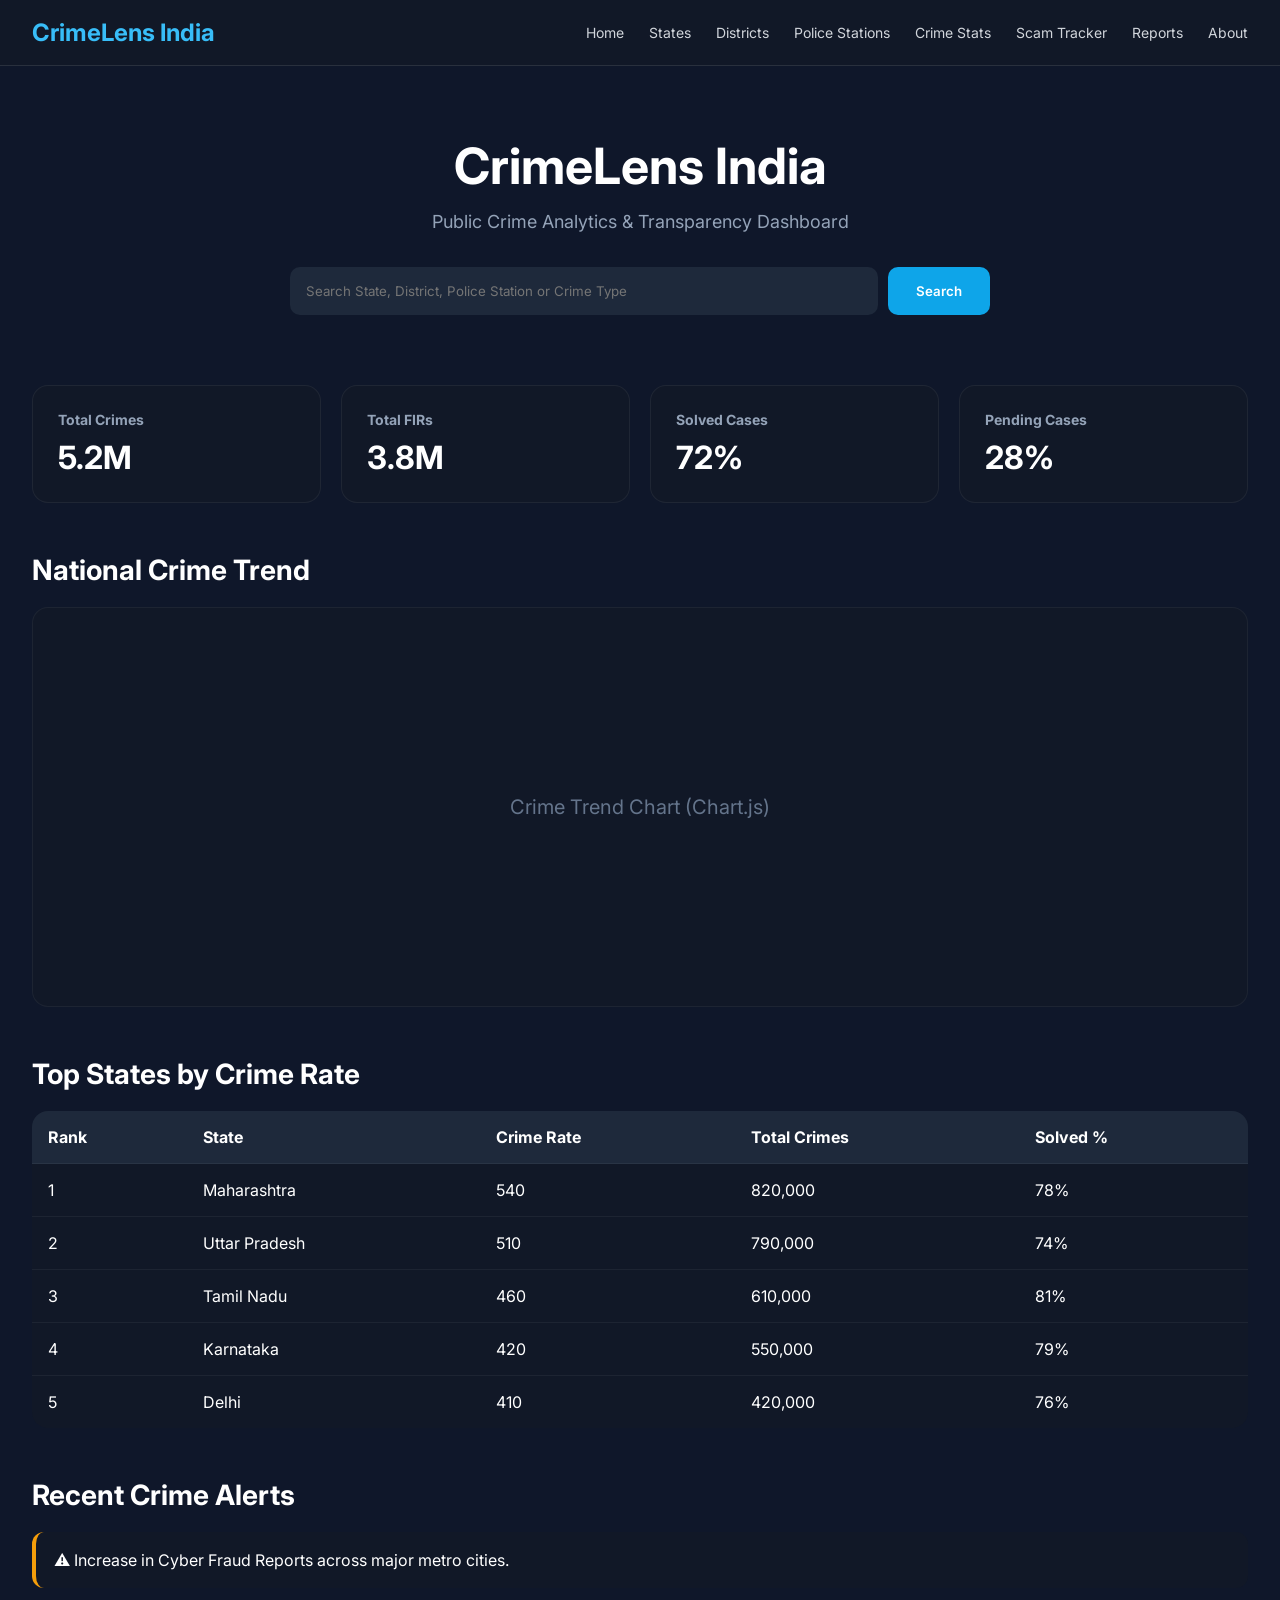
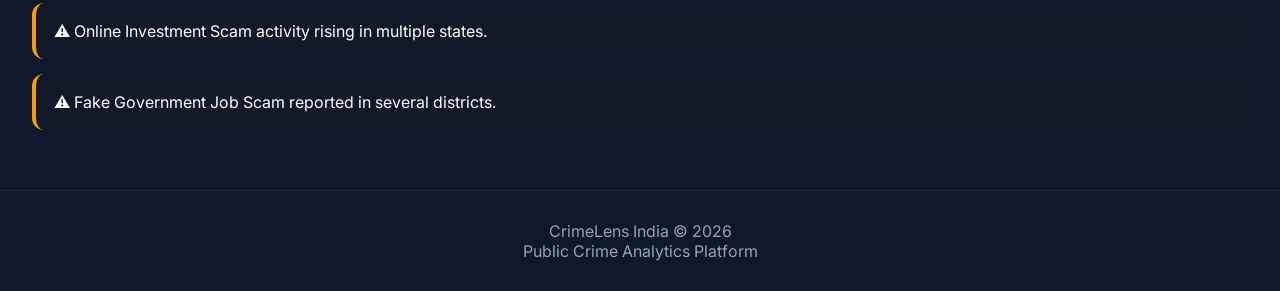
<file: index.html>
<!DOCTYPE html>
<html lang="en">
<head>
<meta charset="UTF-8">
<meta name="viewport" content="width=device-width, initial-scale=1.0">
<title>CrimeLens India</title>

<link rel="preconnect" href="https://fonts.googleapis.com">
<link href="https://fonts.googleapis.com/css2?family=Inter:wght@300;400;500;600;700&display=swap" rel="stylesheet">

<style>
*{
margin:0;
padding:0;
box-sizing:border-box;
font-family:'Inter',sans-serif;
}

body{
background:#0f172a;
color:white;
}

a{
text-decoration:none;
color:white;
}

.container{
width:95%;
max-width:1400px;
margin:auto;
}

/* Navbar */

nav{
background:#111827;
border-bottom:1px solid rgba(255,255,255,0.1);
padding:18px 0;
position:sticky;
top:0;
z-index:100;
}

.nav-wrapper{
display:flex;
justify-content:space-between;
align-items:center;
}

.logo{
font-size:24px;
font-weight:700;
color:#38bdf8;
}

.nav-links{
display:flex;
gap:25px;
}

.nav-links a{
color:#d1d5db;
font-size:14px;
}

.nav-links a:hover{
color:white;
}

/* Hero */

.hero{
padding:70px 0;
text-align:center;
}

.hero h1{
font-size:50px;
margin-bottom:15px;
}

.hero p{
color:#94a3b8;
font-size:18px;
margin-bottom:35px;
}

.search-box{
max-width:700px;
margin:auto;
display:flex;
gap:10px;
}

.search-box input{
flex:1;
padding:16px;
border:none;
border-radius:10px;
background:#1e293b;
color:white;
}

.search-box button{
padding:16px 28px;
background:#0ea5e9;
border:none;
border-radius:10px;
cursor:pointer;
font-weight:600;
color:white;
}

/* KPI Cards */

.kpi-grid{
display:grid;
grid-template-columns:repeat(auto-fit,minmax(220px,1fr));
gap:20px;
margin-bottom:40px;
}

.card{
background:#111827;
padding:25px;
border-radius:16px;
border:1px solid rgba(255,255,255,0.06);
}

.card h4{
color:#94a3b8;
font-size:14px;
margin-bottom:10px;
}

.card h2{
font-size:32px;
}

/* Sections */

.section{
margin-top:50px;
margin-bottom:50px;
}

.section-title{
font-size:28px;
margin-bottom:20px;
}

/* Chart Placeholder */

.chart-placeholder{
height:400px;
border-radius:16px;
background:#111827;
display:flex;
align-items:center;
justify-content:center;
color:#64748b;
font-size:20px;
border:1px solid rgba(255,255,255,0.05);
}

/* Table */

.table-container{
overflow-x:auto;
}

table{
width:100%;
border-collapse:collapse;
background:#111827;
border-radius:16px;
overflow:hidden;
}

th{
background:#1e293b;
padding:16px;
text-align:left;
}

td{
padding:16px;
border-top:1px solid rgba(255,255,255,0.05);
}

tr:hover{
background:#1e293b;
}

/* Alerts */

.alerts{
display:grid;
gap:15px;
}

.alert{
background:#111827;
padding:18px;
border-radius:12px;
border-left:4px solid #f59e0b;
}

/* Footer */

footer{
margin-top:60px;
padding:30px;
text-align:center;
color:#94a3b8;
border-top:1px solid rgba(255,255,255,0.08);
}

@media(max-width:900px){

.nav-links{
display:none;
}

.hero h1{
font-size:36px;
}

.search-box{
flex-direction:column;
}

}
</style>

</head>
<body>

<!-- NAVBAR -->

<nav>
<div class="container nav-wrapper">

<div class="logo">
CrimeLens India
</div>

<div class="nav-links">
<a href="#">Home</a>
<a href="#">States</a>
<a href="#">Districts</a>
<a href="#">Police Stations</a>
<a href="#">Crime Stats</a>
<a href="#">Scam Tracker</a>
<a href="#">Reports</a>
<a href="#">About</a>
</div>

</div>
</nav>

<!-- HERO -->

<section class="hero container">

<h1>CrimeLens India</h1>

<p>
Public Crime Analytics & Transparency Dashboard
</p>

<div class="search-box">
<input type="text" placeholder="Search State, District, Police Station or Crime Type">
<button>Search</button>
</div>

</section>

<!-- KPI -->

<section class="container">

<div class="kpi-grid">

<div class="card">
<h4>Total Crimes</h4>
<h2>5.2M</h2>
</div>

<div class="card">
<h4>Total FIRs</h4>
<h2>3.8M</h2>
</div>

<div class="card">
<h4>Solved Cases</h4>
<h2>72%</h2>
</div>

<div class="card">
<h4>Pending Cases</h4>
<h2>28%</h2>
</div>

</div>

</section>

<!-- CHART -->

<section class="container section">

<h2 class="section-title">
National Crime Trend
</h2>

<div class="chart-placeholder">
Crime Trend Chart (Chart.js)
</div>

</section>

<!-- STATE RANKINGS -->

<section class="container section">

<h2 class="section-title">
Top States by Crime Rate
</h2>

<div class="table-container">

<table>

<thead>
<tr>
<th>Rank</th>
<th>State</th>
<th>Crime Rate</th>
<th>Total Crimes</th>
<th>Solved %</th>
</tr>
</thead>

<tbody>

<tr>
<td>1</td>
<td>Maharashtra</td>
<td>540</td>
<td>820,000</td>
<td>78%</td>
</tr>

<tr>
<td>2</td>
<td>Uttar Pradesh</td>
<td>510</td>
<td>790,000</td>
<td>74%</td>
</tr>

<tr>
<td>3</td>
<td>Tamil Nadu</td>
<td>460</td>
<td>610,000</td>
<td>81%</td>
</tr>

<tr>
<td>4</td>
<td>Karnataka</td>
<td>420</td>
<td>550,000</td>
<td>79%</td>
</tr>

<tr>
<td>5</td>
<td>Delhi</td>
<td>410</td>
<td>420,000</td>
<td>76%</td>
</tr>

</tbody>

</table>

</div>

</section>

<!-- RECENT ALERTS -->

<section class="container section">

<h2 class="section-title">
Recent Crime Alerts
</h2>

<div class="alerts">

<div class="alert">
⚠️ Increase in Cyber Fraud Reports across major metro cities.
</div>

<div class="alert">
⚠️ Online Investment Scam activity rising in multiple states.
</div>

<div class="alert">
⚠️ Fake Government Job Scam reported in several districts.
</div>

</div>

</section>

<!-- FOOTER -->

<footer>

CrimeLens India © 2026<br>
Public Crime Analytics Platform

</footer>

</body>
</html>
</file>
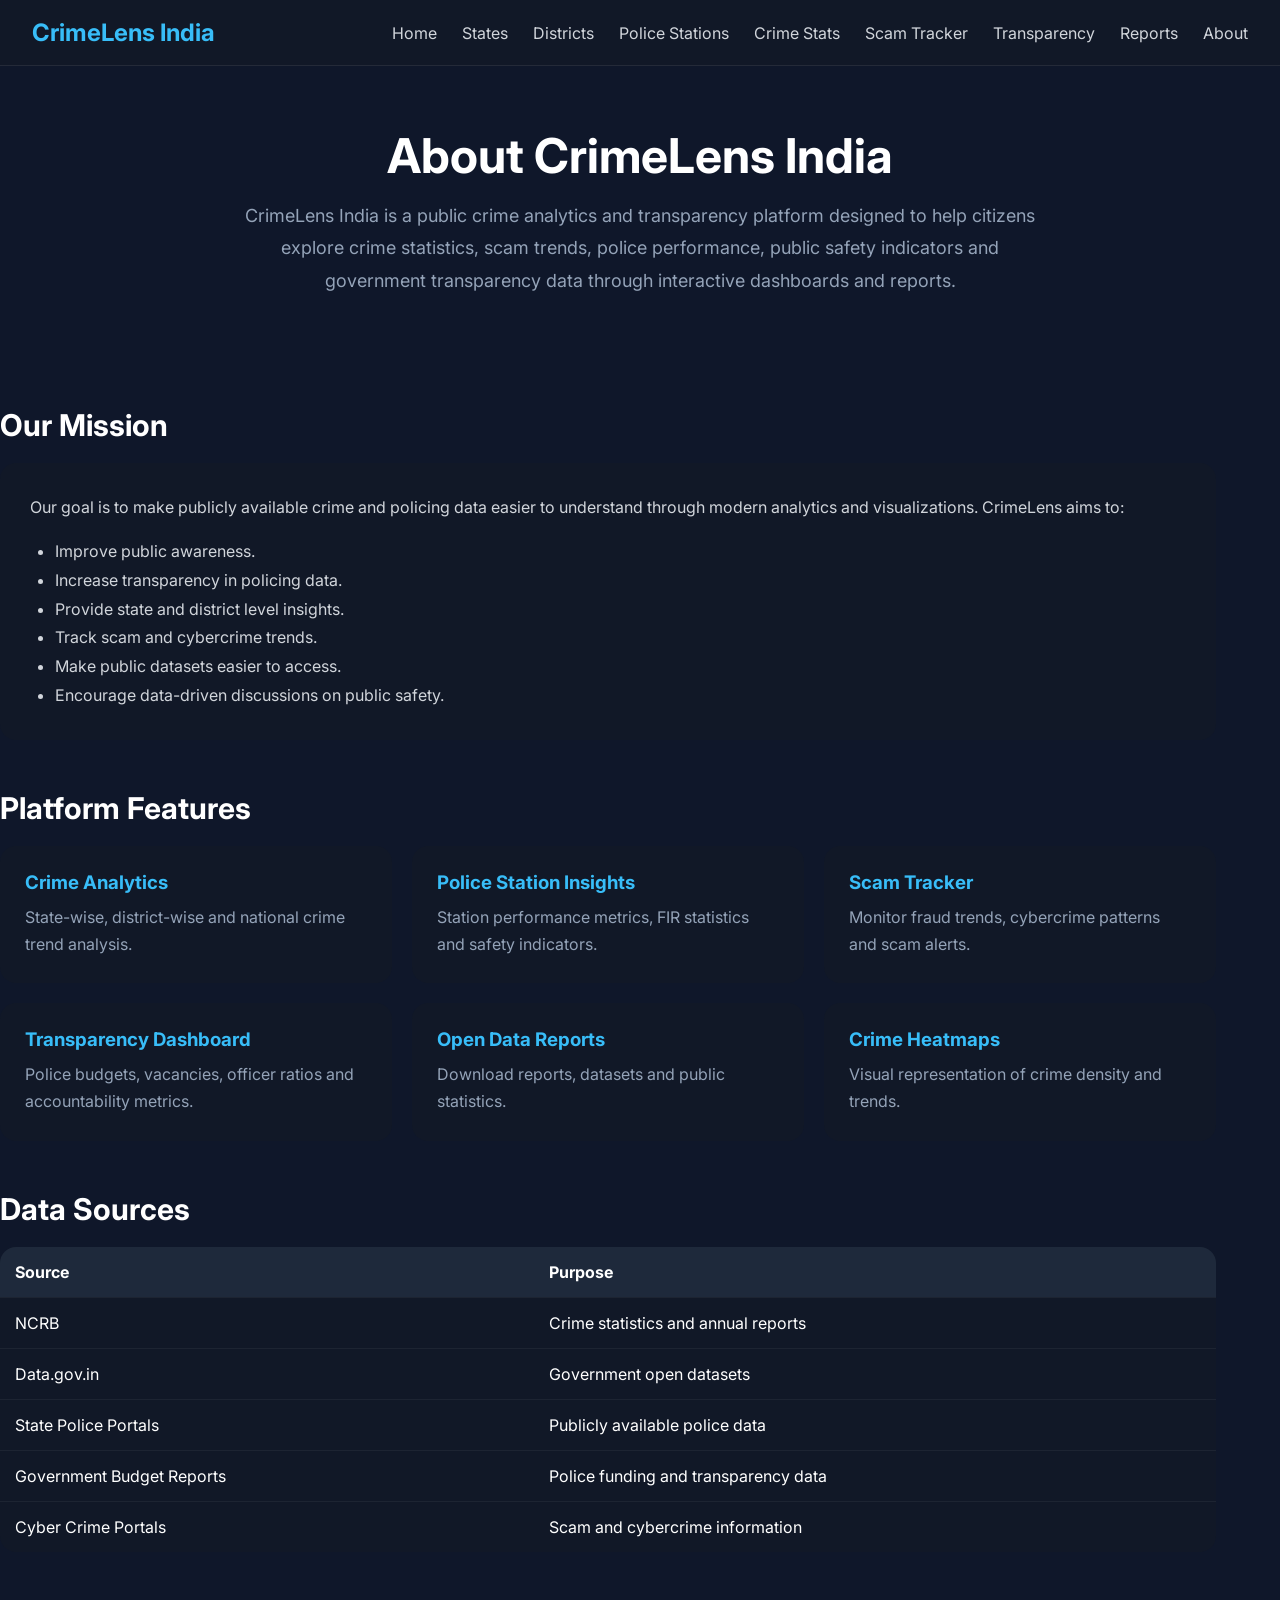
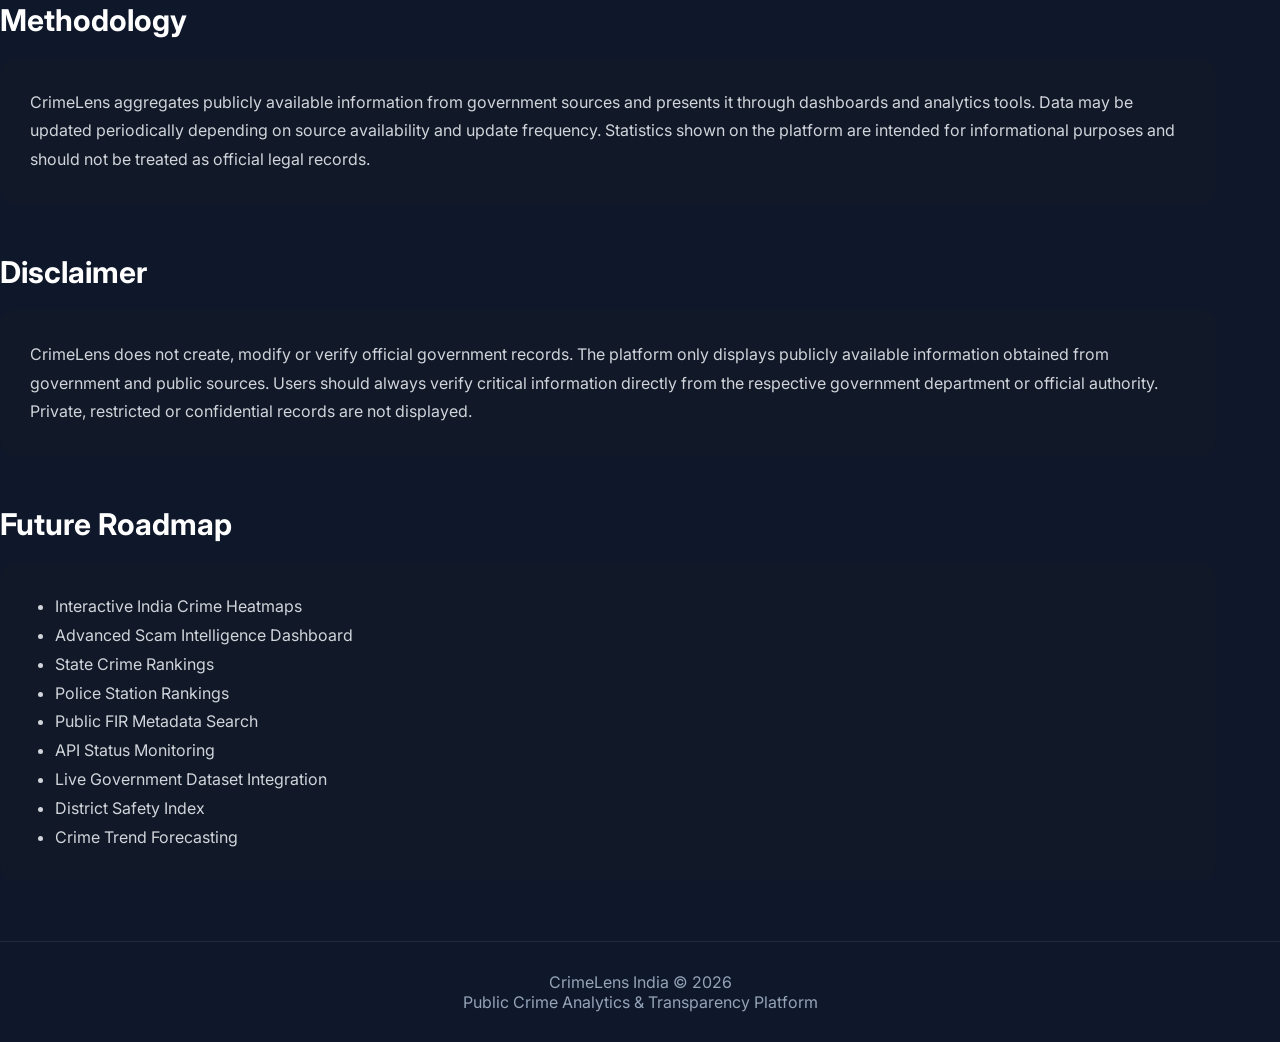
<file: about.html>
<!DOCTYPE html>
<html lang="en">
<head>
<meta charset="UTF-8">
<meta name="viewport" content="width=device-width, initial-scale=1.0">
<title>CrimeLens India - About</title>

<link href="https://fonts.googleapis.com/css2?family=Inter:wght@300;400;500;600;700&display=swap" rel="stylesheet">

<style>

*{
margin:0;
padding:0;
box-sizing:border-box;
font-family:'Inter',sans-serif;
}

body{
background:#0f172a;
color:white;
}

.container{
width:95%;
max-width:1400px;
margin:auto;
}

/* Navbar */

nav{
background:#111827;
padding:18px 0;
border-bottom:1px solid rgba(255,255,255,0.08);
}

.nav-wrapper{
display:flex;
justify-content:space-between;
align-items:center;
}

.logo{
font-size:24px;
font-weight:700;
color:#38bdf8;
}

.nav-links{
display:flex;
gap:25px;
}

.nav-links a{
text-decoration:none;
color:#d1d5db;
}

/* Header */

.header{
padding:60px 0;
text-align:center;
}

.header h1{
font-size:48px;
margin-bottom:15px;
}

.header p{
color:#94a3b8;
font-size:18px;
max-width:800px;
margin:auto;
line-height:1.8;
}

/* Sections */

.section{
margin:50px 0;
}

.section-title{
font-size:30px;
margin-bottom:20px;
}

.card{
background:#111827;
padding:30px;
border-radius:16px;
line-height:1.8;
color:#d1d5db;
}

.grid{
display:grid;
grid-template-columns:repeat(auto-fit,minmax(300px,1fr));
gap:20px;
}

.feature-card{
background:#111827;
padding:25px;
border-radius:16px;
}

.feature-card h3{
margin-bottom:10px;
color:#38bdf8;
}

.feature-card p{
color:#94a3b8;
line-height:1.7;
}

/* Table */

table{
width:100%;
border-collapse:collapse;
background:#111827;
border-radius:16px;
overflow:hidden;
}

th{
background:#1e293b;
padding:15px;
text-align:left;
}

td{
padding:15px;
border-top:1px solid rgba(255,255,255,0.05);
}

/* Footer */

footer{
margin-top:60px;
padding:30px;
text-align:center;
color:#94a3b8;
border-top:1px solid rgba(255,255,255,0.08);
}

@media(max-width:768px){

.nav-links{
display:none;
}

.header h1{
font-size:34px;
}

}

</style>
</head>

<body>

<!-- Navbar -->

<nav>

<div class="container nav-wrapper">

<div class="logo">
CrimeLens India
</div>

<div class="nav-links">
<a href="index.html">Home</a>
<a href="states.html">States</a>
<a href="districts.html">Districts</a>
<a href="police-stations.html">Police Stations</a>
<a href="crime-stats.html">Crime Stats</a>
<a href="scam-tracker.html">Scam Tracker</a>
<a href="transparency.html">Transparency</a>
<a href="reports.html">Reports</a>
<a href="about.html">About</a>
</div>

</div>

</nav>

<!-- Header -->

<section class="container header">

<h1>About CrimeLens India</h1>

<p>
CrimeLens India is a public crime analytics and transparency platform designed
to help citizens explore crime statistics, scam trends, police performance,
public safety indicators and government transparency data through interactive
dashboards and reports.
</p>

</section>

<!-- Mission -->

<section class="container section">

<h2 class="section-title">
Our Mission
</h2>

<div class="card">

Our goal is to make publicly available crime and policing data easier to
understand through modern analytics and visualizations.

CrimeLens aims to:

<ul style="margin-top:15px;margin-left:25px;">
<li>Improve public awareness.</li>
<li>Increase transparency in policing data.</li>
<li>Provide state and district level insights.</li>
<li>Track scam and cybercrime trends.</li>
<li>Make public datasets easier to access.</li>
<li>Encourage data-driven discussions on public safety.</li>
</ul>

</div>

</section>

<!-- Platform Features -->

<section class="container section">

<h2 class="section-title">
Platform Features
</h2>

<div class="grid">

<div class="feature-card">
<h3>Crime Analytics</h3>
<p>
State-wise, district-wise and national crime trend analysis.
</p>
</div>

<div class="feature-card">
<h3>Police Station Insights</h3>
<p>
Station performance metrics, FIR statistics and safety indicators.
</p>
</div>

<div class="feature-card">
<h3>Scam Tracker</h3>
<p>
Monitor fraud trends, cybercrime patterns and scam alerts.
</p>
</div>

<div class="feature-card">
<h3>Transparency Dashboard</h3>
<p>
Police budgets, vacancies, officer ratios and accountability metrics.
</p>
</div>

<div class="feature-card">
<h3>Open Data Reports</h3>
<p>
Download reports, datasets and public statistics.
</p>
</div>

<div class="feature-card">
<h3>Crime Heatmaps</h3>
<p>
Visual representation of crime density and trends.
</p>
</div>

</div>

</section>

<!-- Data Sources -->

<section class="container section">

<h2 class="section-title">
Data Sources
</h2>

<table>

<thead>

<tr>
<th>Source</th>
<th>Purpose</th>
</tr>

</thead>

<tbody>

<tr>
<td>NCRB</td>
<td>Crime statistics and annual reports</td>
</tr>

<tr>
<td>Data.gov.in</td>
<td>Government open datasets</td>
</tr>

<tr>
<td>State Police Portals</td>
<td>Publicly available police data</td>
</tr>

<tr>
<td>Government Budget Reports</td>
<td>Police funding and transparency data</td>
</tr>

<tr>
<td>Cyber Crime Portals</td>
<td>Scam and cybercrime information</td>
</tr>

</tbody>

</table>

</section>

<!-- Methodology -->

<section class="container section">

<h2 class="section-title">
Methodology
</h2>

<div class="card">

CrimeLens aggregates publicly available information from government sources
and presents it through dashboards and analytics tools.

Data may be updated periodically depending on source availability and update
frequency.

Statistics shown on the platform are intended for informational purposes and
should not be treated as official legal records.

</div>

</section>

<!-- Disclaimer -->

<section class="container section">

<h2 class="section-title">
Disclaimer
</h2>

<div class="card">

CrimeLens does not create, modify or verify official government records.

The platform only displays publicly available information obtained from
government and public sources.

Users should always verify critical information directly from the respective
government department or official authority.

Private, restricted or confidential records are not displayed.

</div>

</section>

<!-- Future Roadmap -->

<section class="container section">

<h2 class="section-title">
Future Roadmap
</h2>

<div class="card">

<ul style="margin-left:25px;">
<li>Interactive India Crime Heatmaps</li>
<li>Advanced Scam Intelligence Dashboard</li>
<li>State Crime Rankings</li>
<li>Police Station Rankings</li>
<li>Public FIR Metadata Search</li>
<li>API Status Monitoring</li>
<li>Live Government Dataset Integration</li>
<li>District Safety Index</li>
<li>Crime Trend Forecasting</li>
</ul>

</div>

</section>

<!-- Footer -->

<footer>

CrimeLens India © 2026<br>
Public Crime Analytics & Transparency Platform

</footer>

</body>
</html>
</file>
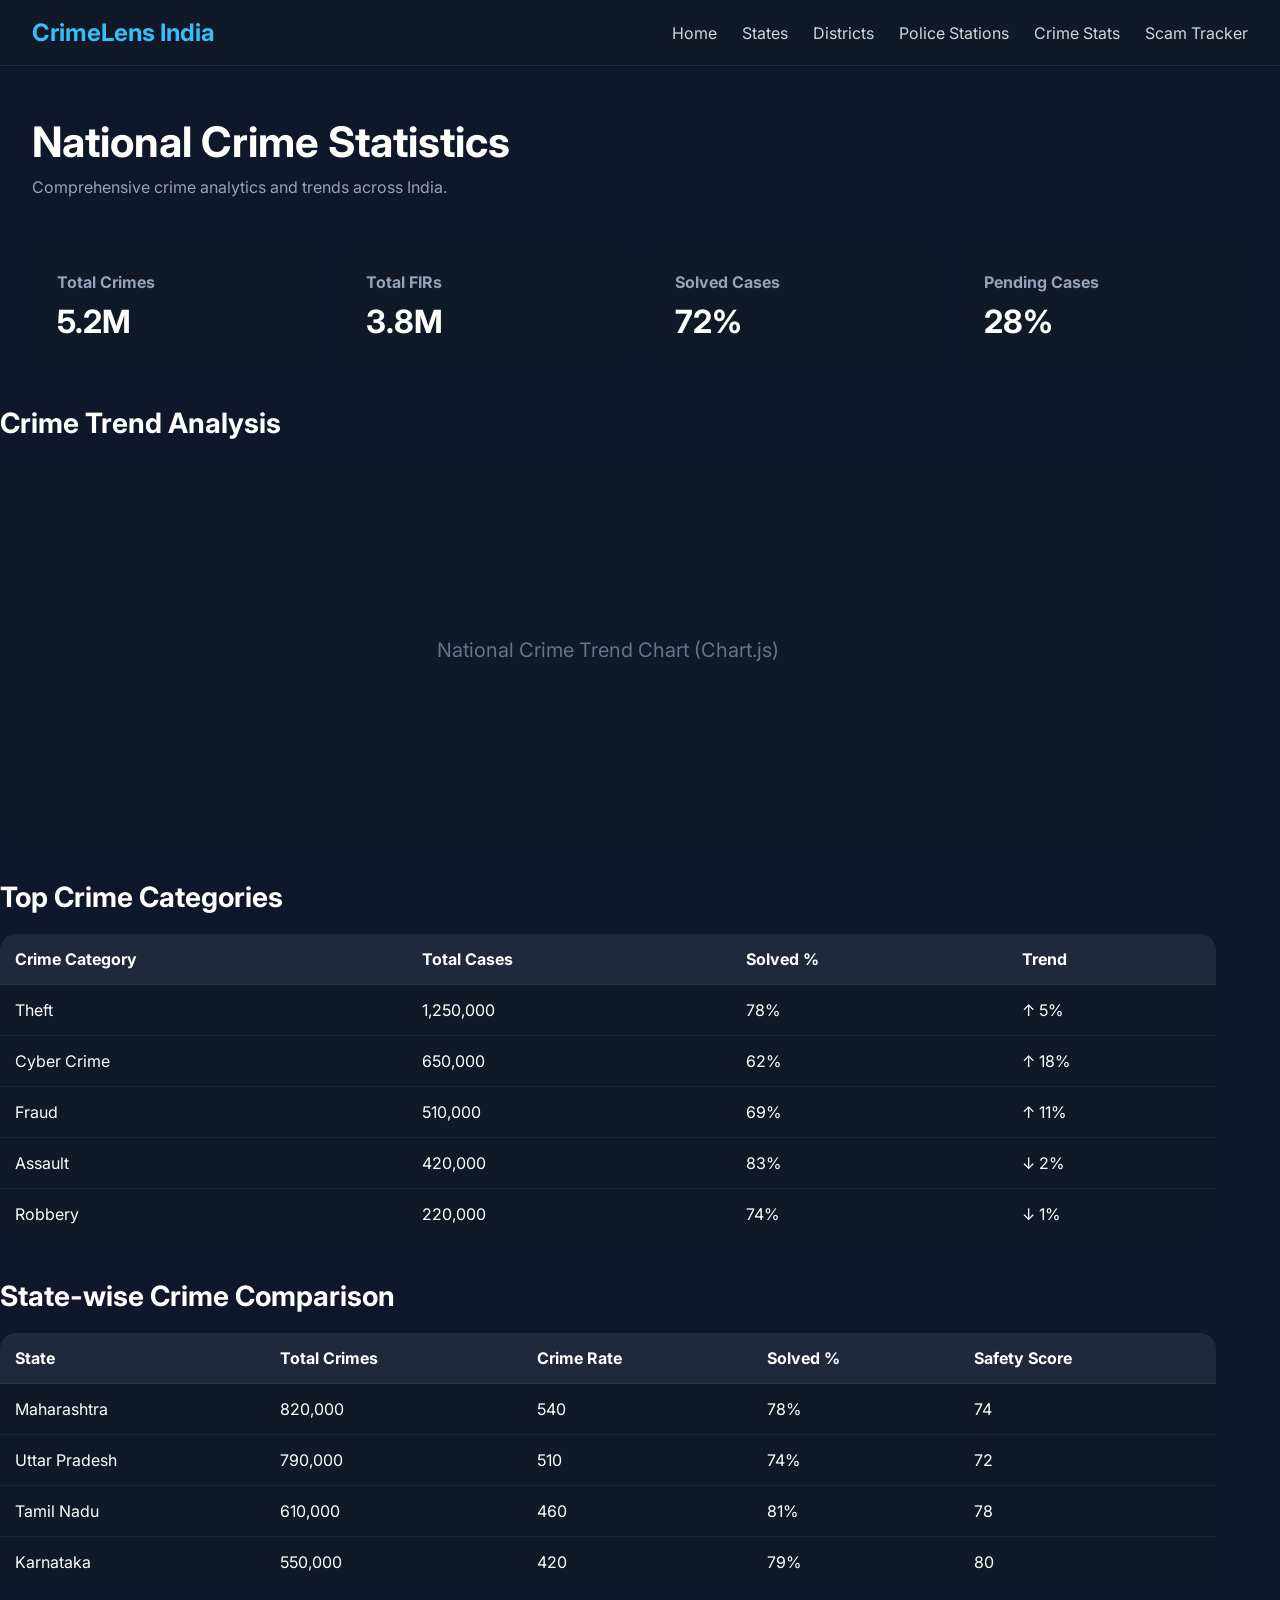
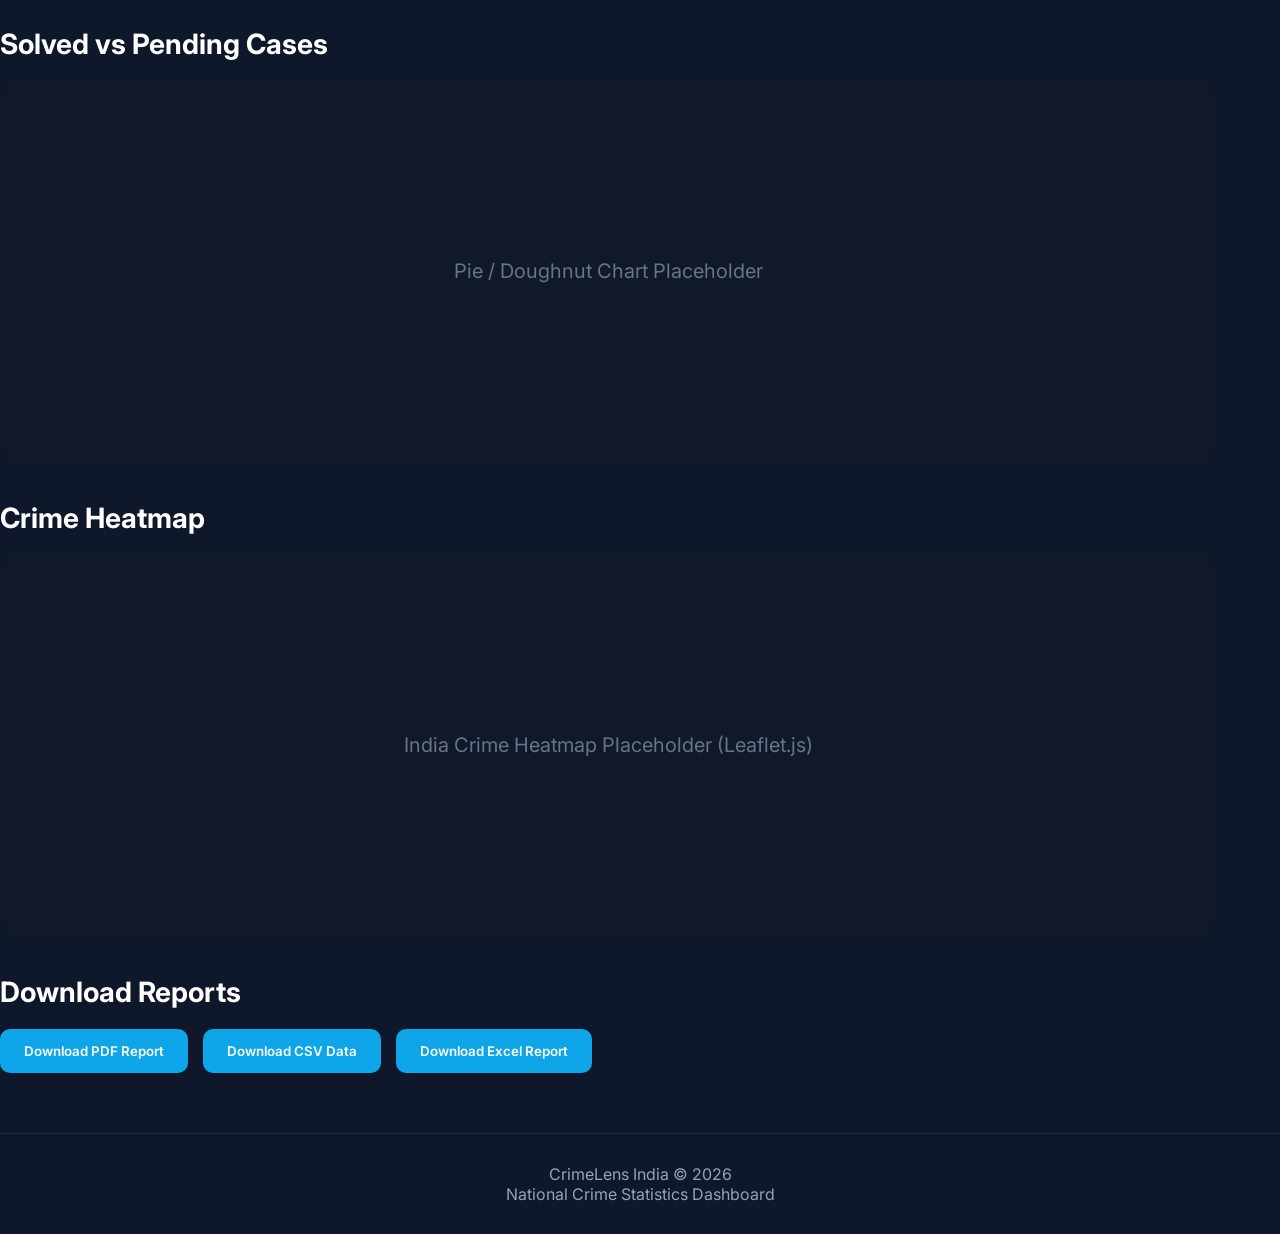
<file: crime-stats.html>
<!DOCTYPE html>
<html lang="en">
<head>
<meta charset="UTF-8">
<meta name="viewport" content="width=device-width, initial-scale=1.0">
<title>CrimeLens India - Crime Statistics</title>

<link href="https://fonts.googleapis.com/css2?family=Inter:wght@300;400;500;600;700&display=swap" rel="stylesheet">

<style>

*{
margin:0;
padding:0;
box-sizing:border-box;
font-family:'Inter',sans-serif;
}

body{
background:#0f172a;
color:white;
}

.container{
width:95%;
max-width:1400px;
margin:auto;
}

nav{
background:#111827;
padding:18px 0;
border-bottom:1px solid rgba(255,255,255,0.08);
}

.nav-wrapper{
display:flex;
justify-content:space-between;
align-items:center;
}

.logo{
font-size:24px;
font-weight:700;
color:#38bdf8;
}

.nav-links{
display:flex;
gap:25px;
}

.nav-links a{
text-decoration:none;
color:#d1d5db;
}

.header{
padding:50px 0;
}

.header h1{
font-size:42px;
margin-bottom:10px;
}

.header p{
color:#94a3b8;
}

.kpi-grid{
display:grid;
grid-template-columns:repeat(auto-fit,minmax(220px,1fr));
gap:20px;
margin-bottom:40px;
}

.card{
background:#111827;
padding:25px;
border-radius:16px;
}

.card h4{
color:#94a3b8;
margin-bottom:10px;
}

.card h2{
font-size:32px;
}

.section{
margin:40px 0;
}

.section-title{
font-size:28px;
margin-bottom:20px;
}

.chart{
height:380px;
background:#111827;
border-radius:16px;
display:flex;
justify-content:center;
align-items:center;
color:#64748b;
font-size:20px;
}

table{
width:100%;
border-collapse:collapse;
background:#111827;
border-radius:16px;
overflow:hidden;
}

th{
background:#1e293b;
padding:15px;
text-align:left;
}

td{
padding:15px;
border-top:1px solid rgba(255,255,255,0.05);
}

tr:hover{
background:#1e293b;
}

.btn-group{
display:flex;
gap:15px;
flex-wrap:wrap;
}

.btn{
padding:14px 24px;
background:#0ea5e9;
border:none;
border-radius:10px;
color:white;
cursor:pointer;
font-weight:600;
}

footer{
margin-top:60px;
padding:30px;
text-align:center;
color:#94a3b8;
border-top:1px solid rgba(255,255,255,0.08);
}

@media(max-width:768px){

.nav-links{
display:none;
}

.header h1{
font-size:32px;
}

}

</style>

</head>
<body>

<nav>

<div class="container nav-wrapper">

<div class="logo">
CrimeLens India
</div>

<div class="nav-links">
<a href="index.html">Home</a>
<a href="states.html">States</a>
<a href="districts.html">Districts</a>
<a href="police-stations.html">Police Stations</a>
<a href="crime-stats.html">Crime Stats</a>
<a href="scam-tracker.html">Scam Tracker</a>
</div>

</div>

</nav>

<section class="container header">

<h1>National Crime Statistics</h1>

<p>
Comprehensive crime analytics and trends across India.
</p>

</section>

<section class="container">

<div class="kpi-grid">

<div class="card">
<h4>Total Crimes</h4>
<h2>5.2M</h2>
</div>

<div class="card">
<h4>Total FIRs</h4>
<h2>3.8M</h2>
</div>

<div class="card">
<h4>Solved Cases</h4>
<h2>72%</h2>
</div>

<div class="card">
<h4>Pending Cases</h4>
<h2>28%</h2>
</div>

</div>

</section>

<section class="container section">

<h2 class="section-title">
Crime Trend Analysis
</h2>

<div class="chart">
National Crime Trend Chart (Chart.js)
</div>

</section>

<section class="container section">

<h2 class="section-title">
Top Crime Categories
</h2>

<table>

<thead>
<tr>
<th>Crime Category</th>
<th>Total Cases</th>
<th>Solved %</th>
<th>Trend</th>
</tr>
</thead>

<tbody>

<tr>
<td>Theft</td>
<td>1,250,000</td>
<td>78%</td>
<td>↑ 5%</td>
</tr>

<tr>
<td>Cyber Crime</td>
<td>650,000</td>
<td>62%</td>
<td>↑ 18%</td>
</tr>

<tr>
<td>Fraud</td>
<td>510,000</td>
<td>69%</td>
<td>↑ 11%</td>
</tr>

<tr>
<td>Assault</td>
<td>420,000</td>
<td>83%</td>
<td>↓ 2%</td>
</tr>

<tr>
<td>Robbery</td>
<td>220,000</td>
<td>74%</td>
<td>↓ 1%</td>
</tr>

</tbody>

</table>

</section>

<section class="container section">

<h2 class="section-title">
State-wise Crime Comparison
</h2>

<table>

<thead>
<tr>
<th>State</th>
<th>Total Crimes</th>
<th>Crime Rate</th>
<th>Solved %</th>
<th>Safety Score</th>
</tr>
</thead>

<tbody>

<tr>
<td>Maharashtra</td>
<td>820,000</td>
<td>540</td>
<td>78%</td>
<td>74</td>
</tr>

<tr>
<td>Uttar Pradesh</td>
<td>790,000</td>
<td>510</td>
<td>74%</td>
<td>72</td>
</tr>

<tr>
<td>Tamil Nadu</td>
<td>610,000</td>
<td>460</td>
<td>81%</td>
<td>78</td>
</tr>

<tr>
<td>Karnataka</td>
<td>550,000</td>
<td>420</td>
<td>79%</td>
<td>80</td>
</tr>

</tbody>

</table>

</section>

<section class="container section">

<h2 class="section-title">
Solved vs Pending Cases
</h2>

<div class="chart">
Pie / Doughnut Chart Placeholder
</div>

</section>

<section class="container section">

<h2 class="section-title">
Crime Heatmap
</h2>

<div class="chart">
India Crime Heatmap Placeholder (Leaflet.js)
</div>

</section>

<section class="container section">

<h2 class="section-title">
Download Reports
</h2>

<div class="btn-group">

<button class="btn">
Download PDF Report
</button>

<button class="btn">
Download CSV Data
</button>

<button class="btn">
Download Excel Report
</button>

</div>

</section>

<footer>

CrimeLens India © 2026<br>
National Crime Statistics Dashboard

</footer>

</body>
</html>
</file>
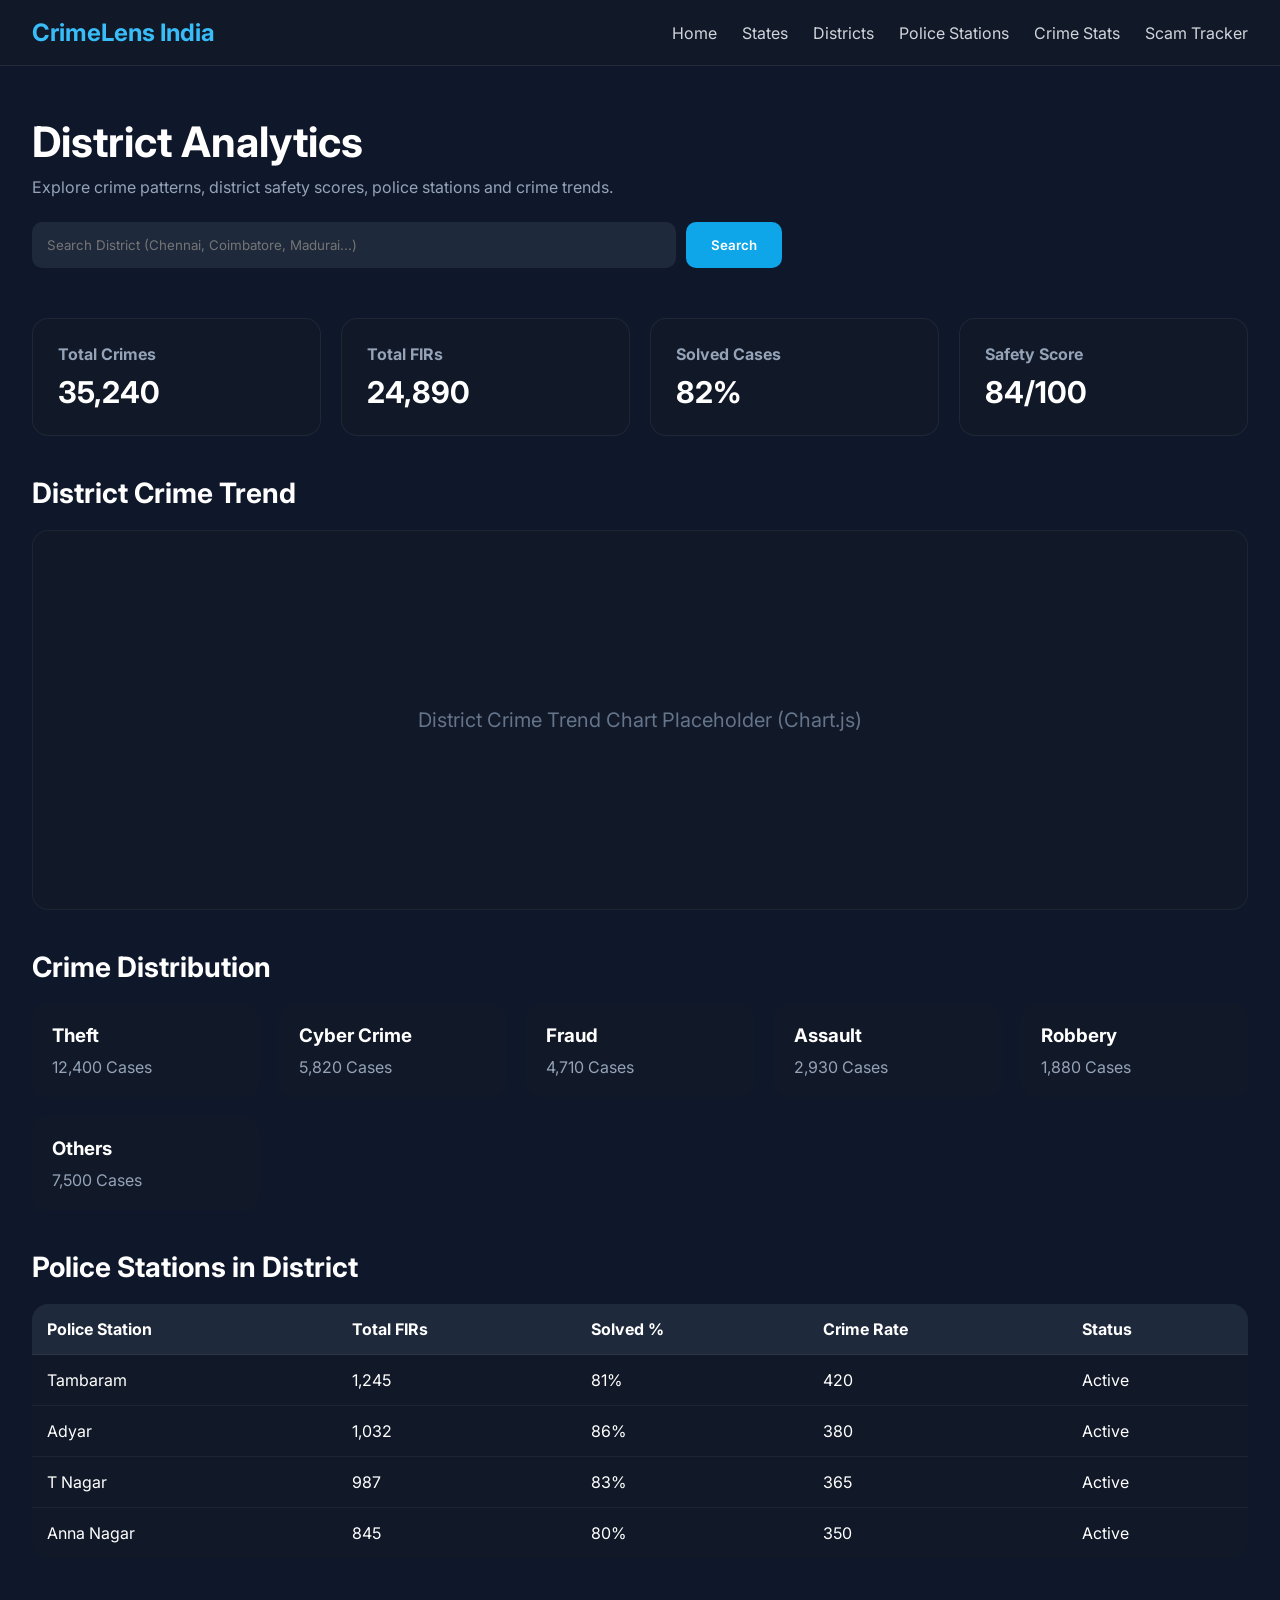
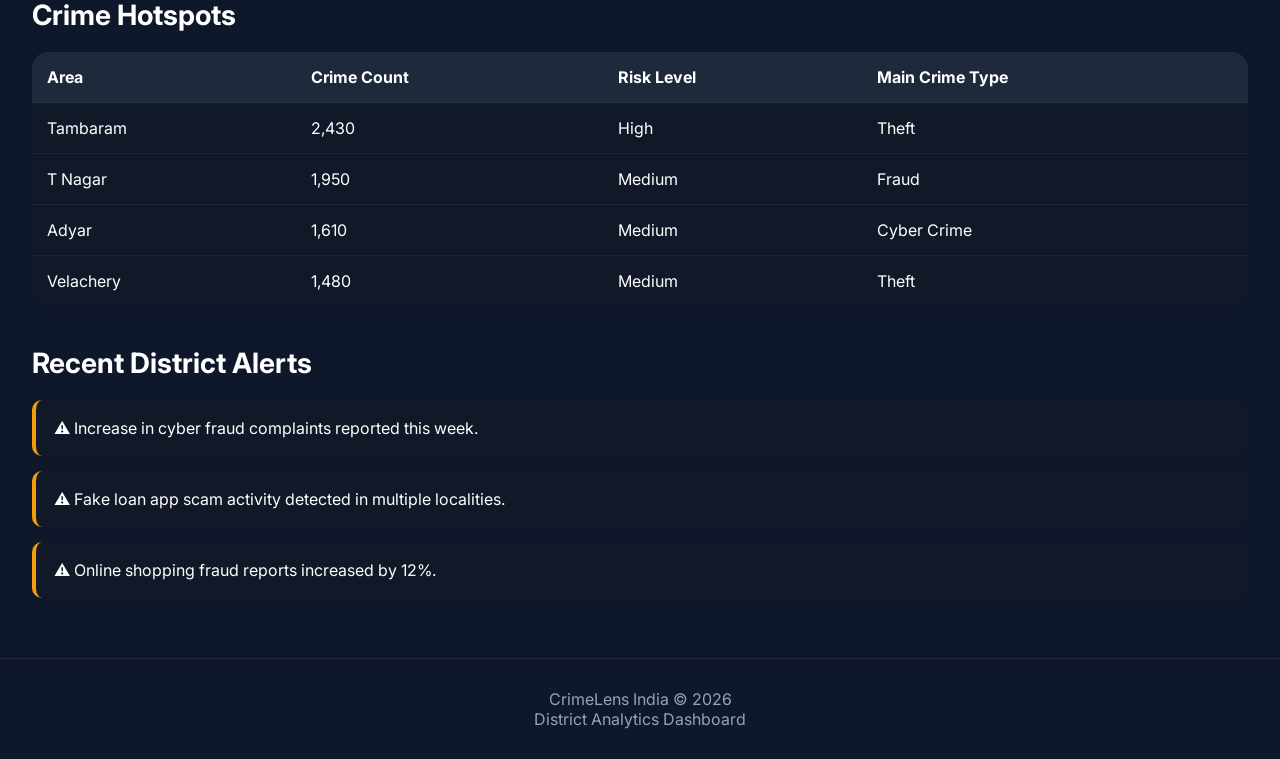
<file: district.html>
<!DOCTYPE html>
<html lang="en">
<head>
<meta charset="UTF-8">
<meta name="viewport" content="width=device-width, initial-scale=1.0">
<title>CrimeLens India - District Analytics</title>

<link href="https://fonts.googleapis.com/css2?family=Inter:wght@300;400;500;600;700&display=swap" rel="stylesheet">

<style>
*{
margin:0;
padding:0;
box-sizing:border-box;
font-family:'Inter',sans-serif;
}

body{
background:#0f172a;
color:#fff;
}

.container{
width:95%;
max-width:1400px;
margin:auto;
}

a{
text-decoration:none;
color:white;
}

/* Navbar */

nav{
background:#111827;
padding:18px 0;
border-bottom:1px solid rgba(255,255,255,0.08);
position:sticky;
top:0;
z-index:100;
}

.nav-wrapper{
display:flex;
justify-content:space-between;
align-items:center;
}

.logo{
font-size:24px;
font-weight:700;
color:#38bdf8;
}

.nav-links{
display:flex;
gap:25px;
}

.nav-links a{
color:#d1d5db;
}

/* Header */

.page-header{
padding:50px 0;
}

.page-header h1{
font-size:42px;
margin-bottom:10px;
}

.page-header p{
color:#94a3b8;
}

/* Search */

.search-box{
display:flex;
gap:10px;
margin-top:25px;
max-width:750px;
}

.search-box input{
flex:1;
padding:15px;
border:none;
border-radius:10px;
background:#1e293b;
color:white;
}

.search-box button{
padding:15px 25px;
border:none;
border-radius:10px;
background:#0ea5e9;
color:white;
cursor:pointer;
font-weight:600;
}

/* KPI Cards */

.grid{
display:grid;
grid-template-columns:repeat(auto-fit,minmax(220px,1fr));
gap:20px;
margin-bottom:40px;
}

.card{
background:#111827;
padding:25px;
border-radius:16px;
border:1px solid rgba(255,255,255,0.06);
}

.card h4{
color:#94a3b8;
margin-bottom:10px;
}

.card h2{
font-size:30px;
}

/* Section */

.section{
margin-top:40px;
margin-bottom:40px;
}

.section-title{
font-size:28px;
margin-bottom:20px;
}

/* Chart Placeholder */

.chart{
height:380px;
background:#111827;
border-radius:16px;
display:flex;
align-items:center;
justify-content:center;
color:#64748b;
font-size:20px;
border:1px solid rgba(255,255,255,0.05);
}

/* Table */

.table-container{
overflow-x:auto;
}

table{
width:100%;
border-collapse:collapse;
background:#111827;
border-radius:16px;
overflow:hidden;
}

th{
background:#1e293b;
padding:15px;
text-align:left;
}

td{
padding:15px;
border-top:1px solid rgba(255,255,255,0.05);
}

tr:hover{
background:#1e293b;
}

/* Crime Categories */

.categories{
display:grid;
grid-template-columns:repeat(auto-fit,minmax(220px,1fr));
gap:20px;
}

.category-card{
background:#111827;
padding:20px;
border-radius:14px;
}

.category-card h3{
margin-bottom:10px;
}

.category-card p{
color:#94a3b8;
}

/* Alerts */

.alerts{
display:grid;
gap:15px;
}

.alert{
background:#111827;
padding:18px;
border-left:4px solid #f59e0b;
border-radius:10px;
}

/* Footer */

footer{
padding:30px;
text-align:center;
color:#94a3b8;
border-top:1px solid rgba(255,255,255,0.08);
margin-top:60px;
}

@media(max-width:768px){

.nav-links{
display:none;
}

.page-header h1{
font-size:32px;
}

.search-box{
flex-direction:column;
}

}
</style>

</head>
<body>

<!-- Navbar -->

<nav>
<div class="container nav-wrapper">

<div class="logo">
CrimeLens India
</div>

<div class="nav-links">
<a href="index.html">Home</a>
<a href="states.html">States</a>
<a href="districts.html">Districts</a>
<a href="police-stations.html">Police Stations</a>
<a href="crime-stats.html">Crime Stats</a>
<a href="scam-tracker.html">Scam Tracker</a>
</div>

</div>
</nav>

<!-- Header -->

<section class="container page-header">

<h1>District Analytics</h1>

<p>
Explore crime patterns, district safety scores, police stations and crime trends.
</p>

<div class="search-box">
<input type="text" placeholder="Search District (Chennai, Coimbatore, Madurai...)">
<button>Search</button>
</div>

</section>

<!-- District Overview -->

<section class="container">

<div class="grid">

<div class="card">
<h4>Total Crimes</h4>
<h2>35,240</h2>
</div>

<div class="card">
<h4>Total FIRs</h4>
<h2>24,890</h2>
</div>

<div class="card">
<h4>Solved Cases</h4>
<h2>82%</h2>
</div>

<div class="card">
<h4>Safety Score</h4>
<h2>84/100</h2>
</div>

</div>

</section>

<!-- Trend Chart -->

<section class="container section">

<h2 class="section-title">
District Crime Trend
</h2>

<div class="chart">
District Crime Trend Chart Placeholder (Chart.js)
</div>

</section>

<!-- Crime Distribution -->

<section class="container section">

<h2 class="section-title">
Crime Distribution
</h2>

<div class="categories">

<div class="category-card">
<h3>Theft</h3>
<p>12,400 Cases</p>
</div>

<div class="category-card">
<h3>Cyber Crime</h3>
<p>5,820 Cases</p>
</div>

<div class="category-card">
<h3>Fraud</h3>
<p>4,710 Cases</p>
</div>

<div class="category-card">
<h3>Assault</h3>
<p>2,930 Cases</p>
</div>

<div class="category-card">
<h3>Robbery</h3>
<p>1,880 Cases</p>
</div>

<div class="category-card">
<h3>Others</h3>
<p>7,500 Cases</p>
</div>

</div>

</section>

<!-- Police Stations -->

<section class="container section">

<h2 class="section-title">
Police Stations in District
</h2>

<div class="table-container">

<table>

<thead>
<tr>
<th>Police Station</th>
<th>Total FIRs</th>
<th>Solved %</th>
<th>Crime Rate</th>
<th>Status</th>
</tr>
</thead>

<tbody>

<tr>
<td>Tambaram</td>
<td>1,245</td>
<td>81%</td>
<td>420</td>
<td>Active</td>
</tr>

<tr>
<td>Adyar</td>
<td>1,032</td>
<td>86%</td>
<td>380</td>
<td>Active</td>
</tr>

<tr>
<td>T Nagar</td>
<td>987</td>
<td>83%</td>
<td>365</td>
<td>Active</td>
</tr>

<tr>
<td>Anna Nagar</td>
<td>845</td>
<td>80%</td>
<td>350</td>
<td>Active</td>
</tr>

</tbody>

</table>

</div>

</section>

<!-- Top Crime Hotspots -->

<section class="container section">

<h2 class="section-title">
Crime Hotspots
</h2>

<div class="table-container">

<table>

<thead>
<tr>
<th>Area</th>
<th>Crime Count</th>
<th>Risk Level</th>
<th>Main Crime Type</th>
</tr>
</thead>

<tbody>

<tr>
<td>Tambaram</td>
<td>2,430</td>
<td>High</td>
<td>Theft</td>
</tr>

<tr>
<td>T Nagar</td>
<td>1,950</td>
<td>Medium</td>
<td>Fraud</td>
</tr>

<tr>
<td>Adyar</td>
<td>1,610</td>
<td>Medium</td>
<td>Cyber Crime</td>
</tr>

<tr>
<td>Velachery</td>
<td>1,480</td>
<td>Medium</td>
<td>Theft</td>
</tr>

</tbody>

</table>

</div>

</section>

<!-- Recent Alerts -->

<section class="container section">

<h2 class="section-title">
Recent District Alerts
</h2>

<div class="alerts">

<div class="alert">
⚠️ Increase in cyber fraud complaints reported this week.
</div>

<div class="alert">
⚠️ Fake loan app scam activity detected in multiple localities.
</div>

<div class="alert">
⚠️ Online shopping fraud reports increased by 12%.
</div>

</div>

</section>

<!-- Footer -->

<footer>

CrimeLens India © 2026<br>
District Analytics Dashboard

</footer>

</body>
</html>
</file>
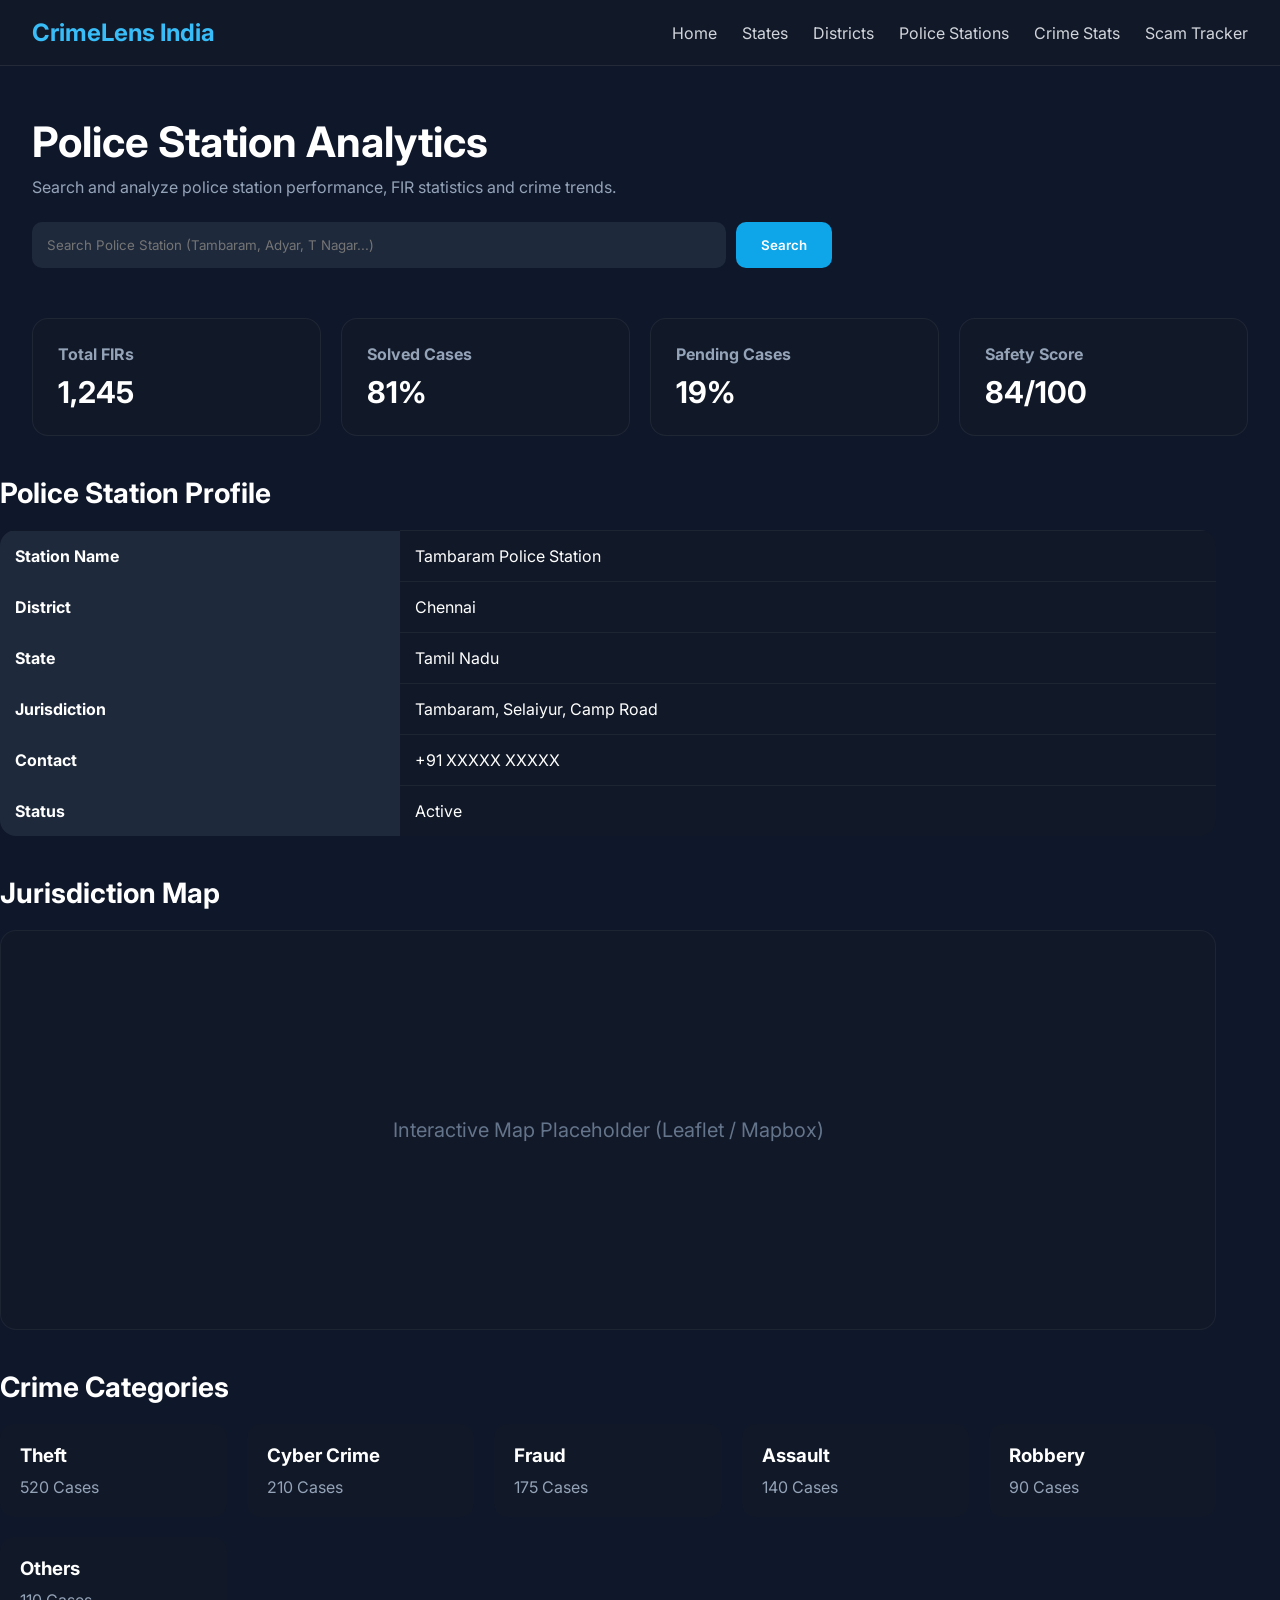
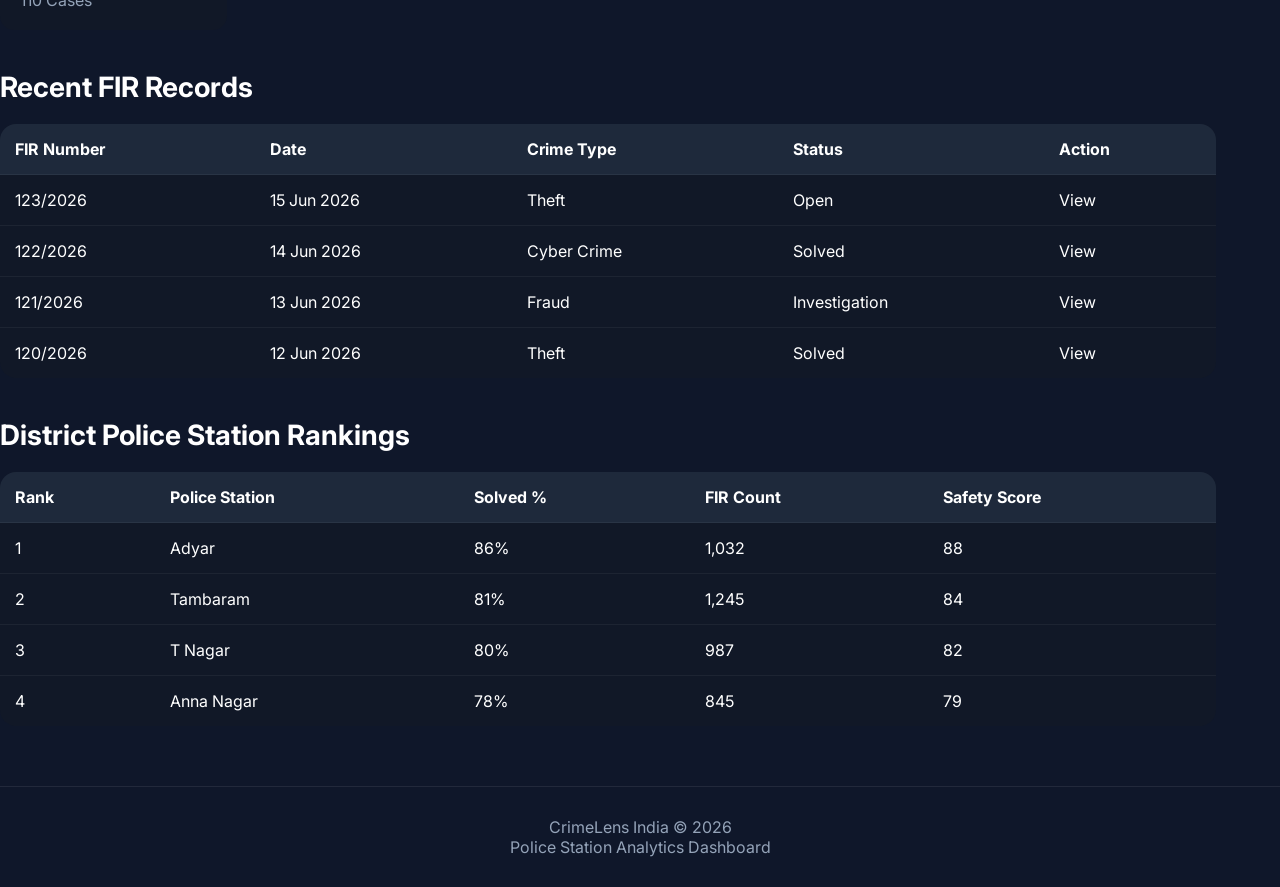
<file: police-stations.html>
<!DOCTYPE html>
<html lang="en">
<head>
<meta charset="UTF-8">
<meta name="viewport" content="width=device-width, initial-scale=1.0">
<title>CrimeLens India - Police Stations</title>

<link href="https://fonts.googleapis.com/css2?family=Inter:wght@300;400;500;600;700&display=swap" rel="stylesheet">

<style>
*{
margin:0;
padding:0;
box-sizing:border-box;
font-family:'Inter',sans-serif;
}

body{
background:#0f172a;
color:#fff;
}

.container{
width:95%;
max-width:1400px;
margin:auto;
}

a{
text-decoration:none;
color:white;
}

/* Navbar */
nav{
background:#111827;
padding:18px 0;
border-bottom:1px solid rgba(255,255,255,0.08);
position:sticky;
top:0;
z-index:100;
}

.nav-wrapper{
display:flex;
justify-content:space-between;
align-items:center;
}

.logo{
font-size:24px;
font-weight:700;
color:#38bdf8;
}

.nav-links{
display:flex;
gap:25px;
}

.nav-links a{
color:#d1d5db;
}

/* Header */
.page-header{
padding:50px 0;
}

.page-header h1{
font-size:42px;
margin-bottom:10px;
}

.page-header p{
color:#94a3b8;
}

.search-box{
display:flex;
gap:10px;
margin-top:25px;
max-width:800px;
}

.search-box input{
flex:1;
padding:15px;
background:#1e293b;
border:none;
border-radius:10px;
color:white;
}

.search-box button{
padding:15px 25px;
background:#0ea5e9;
border:none;
border-radius:10px;
color:white;
cursor:pointer;
font-weight:600;
}

/* KPI Cards */
.grid{
display:grid;
grid-template-columns:repeat(auto-fit,minmax(220px,1fr));
gap:20px;
margin-bottom:40px;
}

.card{
background:#111827;
padding:25px;
border-radius:16px;
border:1px solid rgba(255,255,255,0.06);
}

.card h4{
color:#94a3b8;
margin-bottom:10px;
}

.card h2{
font-size:30px;
}

/* Sections */
.section{
margin:40px 0;
}

.section-title{
font-size:28px;
margin-bottom:20px;
}

/* Table */
.table-container{
overflow-x:auto;
}

table{
width:100%;
border-collapse:collapse;
background:#111827;
border-radius:16px;
overflow:hidden;
}

th{
background:#1e293b;
padding:15px;
text-align:left;
}

td{
padding:15px;
border-top:1px solid rgba(255,255,255,0.05);
}

tr:hover{
background:#1e293b;
}

/* Crime Categories */
.categories{
display:grid;
grid-template-columns:repeat(auto-fit,minmax(220px,1fr));
gap:20px;
}

.category-card{
background:#111827;
padding:20px;
border-radius:14px;
}

.category-card h3{
margin-bottom:10px;
}

.category-card p{
color:#94a3b8;
}

/* Map Placeholder */
.map-box{
height:400px;
background:#111827;
border-radius:16px;
display:flex;
align-items:center;
justify-content:center;
color:#64748b;
font-size:20px;
border:1px solid rgba(255,255,255,0.05);
}

/* Footer */
footer{
padding:30px;
text-align:center;
color:#94a3b8;
border-top:1px solid rgba(255,255,255,0.08);
margin-top:60px;
}

@media(max-width:768px){

.nav-links{
display:none;
}

.page-header h1{
font-size:32px;
}

.search-box{
flex-direction:column;
}

}
</style>

</head>
<body>

<!-- Navbar -->

<nav>
<div class="container nav-wrapper">

<div class="logo">CrimeLens India</div>

<div class="nav-links">
<a href="index.html">Home</a>
<a href="states.html">States</a>
<a href="districts.html">Districts</a>
<a href="police-stations.html">Police Stations</a>
<a href="crime-stats.html">Crime Stats</a>
<a href="scam-tracker.html">Scam Tracker</a>
</div>

</div>
</nav>

<!-- Header -->

<section class="container page-header">

<h1>Police Station Analytics</h1>

<p>
Search and analyze police station performance, FIR statistics and crime trends.
</p>

<div class="search-box">
<input type="text" placeholder="Search Police Station (Tambaram, Adyar, T Nagar...)">
<button>Search</button>
</div>

</section>

<!-- Station Overview -->

<section class="container">

<div class="grid">

<div class="card">
<h4>Total FIRs</h4>
<h2>1,245</h2>
</div>

<div class="card">
<h4>Solved Cases</h4>
<h2>81%</h2>
</div>

<div class="card">
<h4>Pending Cases</h4>
<h2>19%</h2>
</div>

<div class="card">
<h4>Safety Score</h4>
<h2>84/100</h2>
</div>

</div>

</section>

<!-- Station Information -->

<section class="container section">

<h2 class="section-title">Police Station Profile</h2>

<div class="table-container">

<table>
<tr>
<th>Station Name</th>
<td>Tambaram Police Station</td>
</tr>

<tr>
<th>District</th>
<td>Chennai</td>
</tr>

<tr>
<th>State</th>
<td>Tamil Nadu</td>
</tr>

<tr>
<th>Jurisdiction</th>
<td>Tambaram, Selaiyur, Camp Road</td>
</tr>

<tr>
<th>Contact</th>
<td>+91 XXXXX XXXXX</td>
</tr>

<tr>
<th>Status</th>
<td>Active</td>
</tr>

</table>

</div>

</section>

<!-- Jurisdiction Map -->

<section class="container section">

<h2 class="section-title">Jurisdiction Map</h2>

<div class="map-box">
Interactive Map Placeholder (Leaflet / Mapbox)
</div>

</section>

<!-- Crime Categories -->

<section class="container section">

<h2 class="section-title">Crime Categories</h2>

<div class="categories">

<div class="category-card">
<h3>Theft</h3>
<p>520 Cases</p>
</div>

<div class="category-card">
<h3>Cyber Crime</h3>
<p>210 Cases</p>
</div>

<div class="category-card">
<h3>Fraud</h3>
<p>175 Cases</p>
</div>

<div class="category-card">
<h3>Assault</h3>
<p>140 Cases</p>
</div>

<div class="category-card">
<h3>Robbery</h3>
<p>90 Cases</p>
</div>

<div class="category-card">
<h3>Others</h3>
<p>110 Cases</p>
</div>

</div>

</section>

<!-- Recent FIR Metadata -->

<section class="container section">

<h2 class="section-title">Recent FIR Records</h2>

<div class="table-container">

<table>

<thead>
<tr>
<th>FIR Number</th>
<th>Date</th>
<th>Crime Type</th>
<th>Status</th>
<th>Action</th>
</tr>
</thead>

<tbody>

<tr>
<td>123/2026</td>
<td>15 Jun 2026</td>
<td>Theft</td>
<td>Open</td>
<td>View</td>
</tr>

<tr>
<td>122/2026</td>
<td>14 Jun 2026</td>
<td>Cyber Crime</td>
<td>Solved</td>
<td>View</td>
</tr>

<tr>
<td>121/2026</td>
<td>13 Jun 2026</td>
<td>Fraud</td>
<td>Investigation</td>
<td>View</td>
</tr>

<tr>
<td>120/2026</td>
<td>12 Jun 2026</td>
<td>Theft</td>
<td>Solved</td>
<td>View</td>
</tr>

</tbody>

</table>

</div>

</section>

<!-- Station Ranking -->

<section class="container section">

<h2 class="section-title">District Police Station Rankings</h2>

<div class="table-container">

<table>

<thead>
<tr>
<th>Rank</th>
<th>Police Station</th>
<th>Solved %</th>
<th>FIR Count</th>
<th>Safety Score</th>
</tr>
</thead>

<tbody>

<tr>
<td>1</td>
<td>Adyar</td>
<td>86%</td>
<td>1,032</td>
<td>88</td>
</tr>

<tr>
<td>2</td>
<td>Tambaram</td>
<td>81%</td>
<td>1,245</td>
<td>84</td>
</tr>

<tr>
<td>3</td>
<td>T Nagar</td>
<td>80%</td>
<td>987</td>
<td>82</td>
</tr>

<tr>
<td>4</td>
<td>Anna Nagar</td>
<td>78%</td>
<td>845</td>
<td>79</td>
</tr>

</tbody>

</table>

</div>

</section>

<footer>

CrimeLens India © 2026<br>
Police Station Analytics Dashboard

</footer>

</body>
</html>
</file>
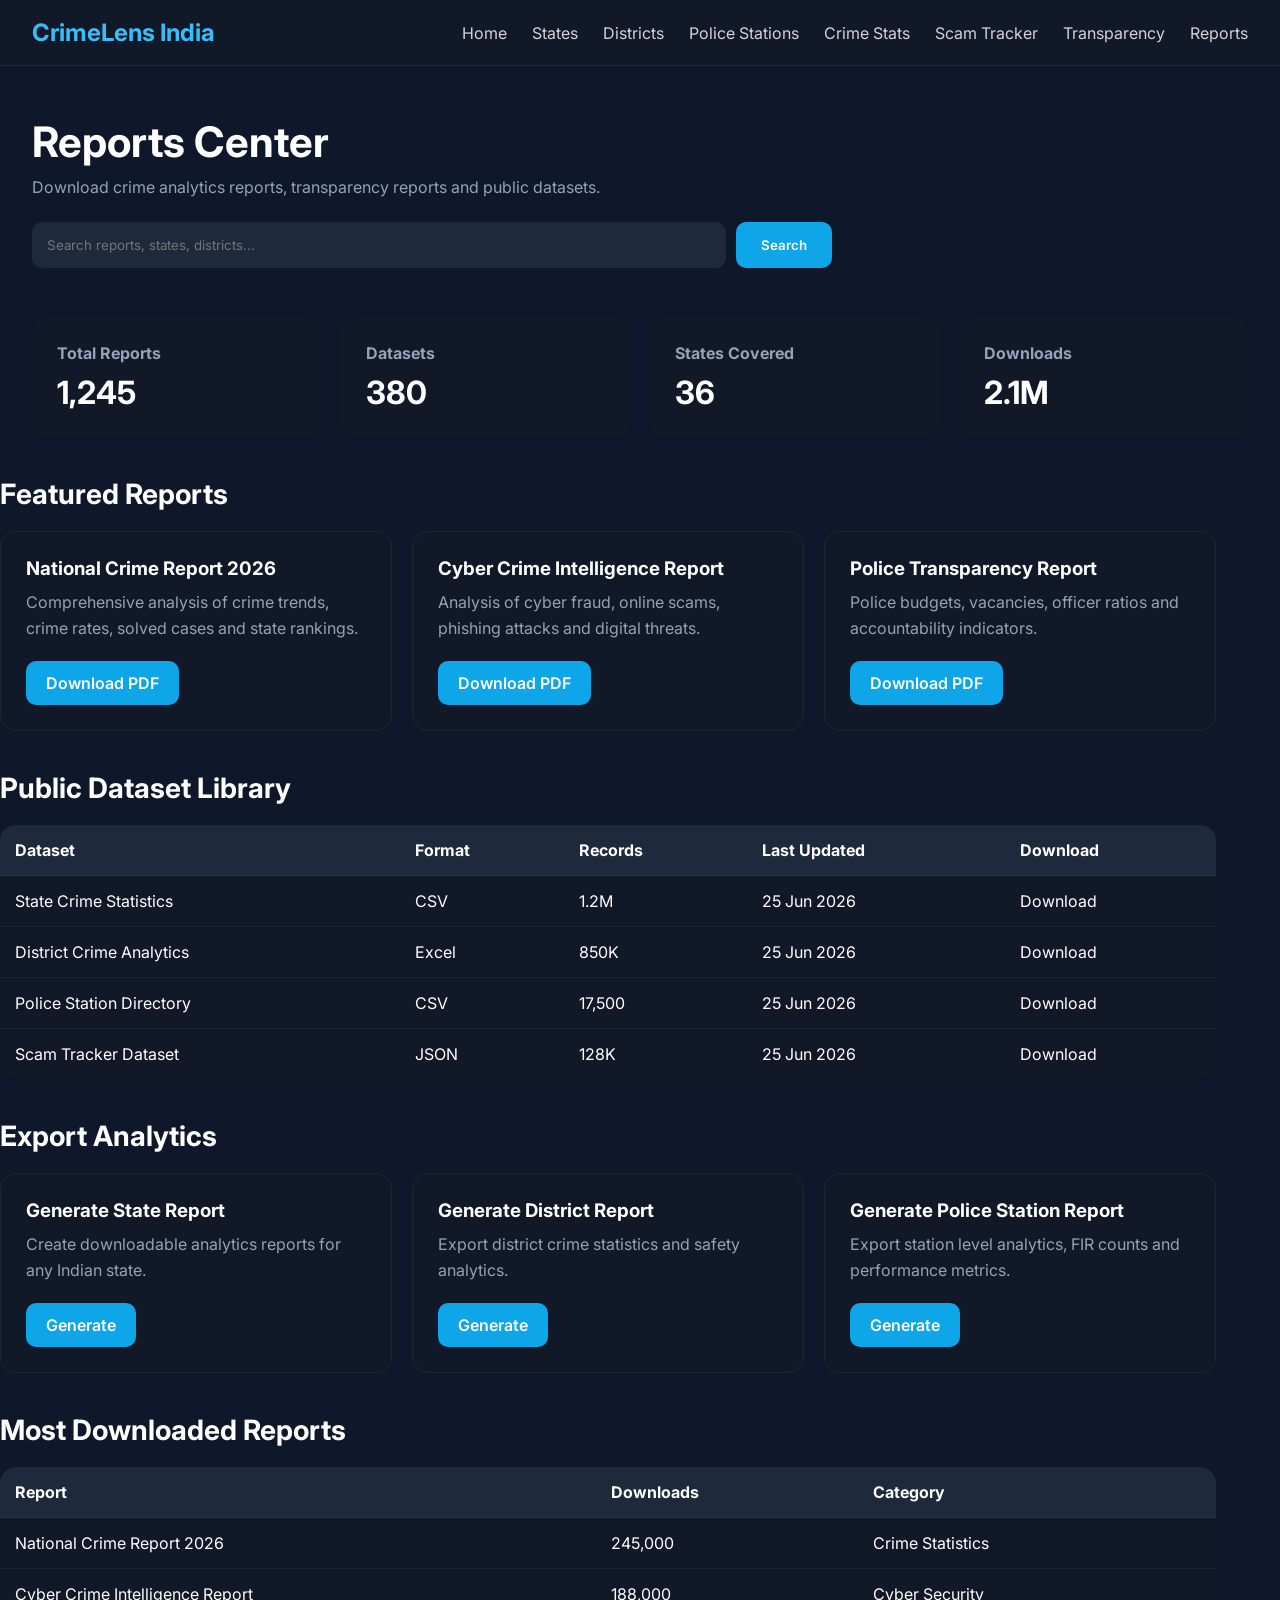
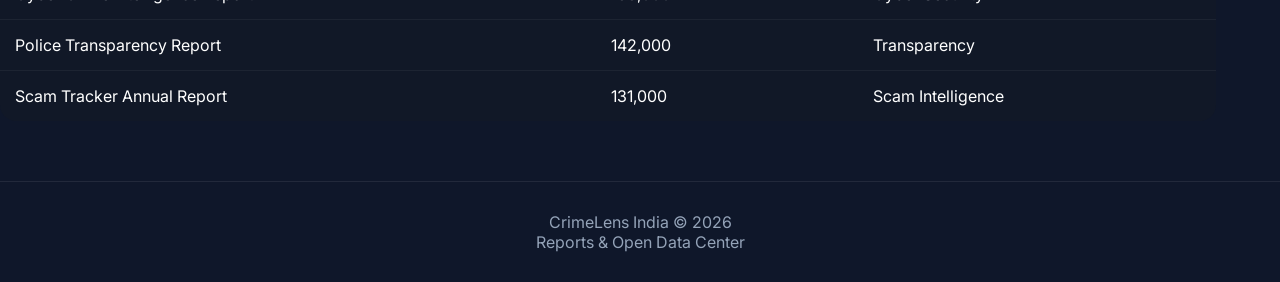
<file: reports.html>
<!DOCTYPE html>
<html lang="en">
<head>
<meta charset="UTF-8">
<meta name="viewport" content="width=device-width, initial-scale=1.0">
<title>CrimeLens India - Reports Center</title>

<link href="https://fonts.googleapis.com/css2?family=Inter:wght@300;400;500;600;700&display=swap" rel="stylesheet">

<style>

*{
margin:0;
padding:0;
box-sizing:border-box;
font-family:'Inter',sans-serif;
}

body{
background:#0f172a;
color:white;
}

.container{
width:95%;
max-width:1400px;
margin:auto;
}

/* Navbar */

nav{
background:#111827;
padding:18px 0;
border-bottom:1px solid rgba(255,255,255,0.08);
}

.nav-wrapper{
display:flex;
justify-content:space-between;
align-items:center;
}

.logo{
font-size:24px;
font-weight:700;
color:#38bdf8;
}

.nav-links{
display:flex;
gap:25px;
}

.nav-links a{
text-decoration:none;
color:#d1d5db;
}

/* Header */

.header{
padding:50px 0;
}

.header h1{
font-size:42px;
margin-bottom:10px;
}

.header p{
color:#94a3b8;
}

/* Search */

.search-box{
display:flex;
gap:10px;
margin-top:25px;
max-width:800px;
}

.search-box input{
flex:1;
padding:15px;
background:#1e293b;
border:none;
border-radius:10px;
color:white;
}

.search-box button{
padding:15px 25px;
background:#0ea5e9;
border:none;
border-radius:10px;
color:white;
cursor:pointer;
font-weight:600;
}

/* KPI */

.grid{
display:grid;
grid-template-columns:repeat(auto-fit,minmax(220px,1fr));
gap:20px;
margin-bottom:40px;
}

.card{
background:#111827;
padding:25px;
border-radius:16px;
}

.card h4{
color:#94a3b8;
margin-bottom:10px;
}

.card h2{
font-size:32px;
}

/* Section */

.section{
margin:40px 0;
}

.section-title{
font-size:28px;
margin-bottom:20px;
}

/* Reports Grid */

.reports-grid{
display:grid;
grid-template-columns:repeat(auto-fit,minmax(300px,1fr));
gap:20px;
}

.report-card{
background:#111827;
padding:25px;
border-radius:16px;
border:1px solid rgba(255,255,255,0.05);
}

.report-card h3{
margin-bottom:10px;
}

.report-card p{
color:#94a3b8;
margin-bottom:20px;
line-height:1.6;
}

.btn{
display:inline-block;
padding:12px 20px;
background:#0ea5e9;
border-radius:10px;
text-decoration:none;
color:white;
font-weight:600;
}

/* Table */

table{
width:100%;
border-collapse:collapse;
background:#111827;
border-radius:16px;
overflow:hidden;
}

th{
background:#1e293b;
padding:15px;
text-align:left;
}

td{
padding:15px;
border-top:1px solid rgba(255,255,255,0.05);
}

tr:hover{
background:#1e293b;
}

/* Footer */

footer{
margin-top:60px;
padding:30px;
text-align:center;
color:#94a3b8;
border-top:1px solid rgba(255,255,255,0.08);
}

@media(max-width:768px){

.nav-links{
display:none;
}

.header h1{
font-size:32px;
}

.search-box{
flex-direction:column;
}

}

</style>

</head>
<body>

<!-- Navbar -->

<nav>

<div class="container nav-wrapper">

<div class="logo">
CrimeLens India
</div>

<div class="nav-links">
<a href="index.html">Home</a>
<a href="states.html">States</a>
<a href="districts.html">Districts</a>
<a href="police-stations.html">Police Stations</a>
<a href="crime-stats.html">Crime Stats</a>
<a href="scam-tracker.html">Scam Tracker</a>
<a href="transparency.html">Transparency</a>
<a href="reports.html">Reports</a>
</div>

</div>

</nav>

<!-- Header -->

<section class="container header">

<h1>Reports Center</h1>

<p>
Download crime analytics reports, transparency reports and public datasets.
</p>

<div class="search-box">

<input type="text" placeholder="Search reports, states, districts...">

<button>
Search
</button>

</div>

</section>

<!-- KPI -->

<section class="container">

<div class="grid">

<div class="card">
<h4>Total Reports</h4>
<h2>1,245</h2>
</div>

<div class="card">
<h4>Datasets</h4>
<h2>380</h2>
</div>

<div class="card">
<h4>States Covered</h4>
<h2>36</h2>
</div>

<div class="card">
<h4>Downloads</h4>
<h2>2.1M</h2>
</div>

</div>

</section>

<!-- Featured Reports -->

<section class="container section">

<h2 class="section-title">
Featured Reports
</h2>

<div class="reports-grid">

<div class="report-card">

<h3>National Crime Report 2026</h3>

<p>
Comprehensive analysis of crime trends, crime rates, solved cases and state rankings.
</p>

<a href="#" class="btn">
Download PDF
</a>

</div>

<div class="report-card">

<h3>Cyber Crime Intelligence Report</h3>

<p>
Analysis of cyber fraud, online scams, phishing attacks and digital threats.
</p>

<a href="#" class="btn">
Download PDF
</a>

</div>

<div class="report-card">

<h3>Police Transparency Report</h3>

<p>
Police budgets, vacancies, officer ratios and accountability indicators.
</p>

<a href="#" class="btn">
Download PDF
</a>

</div>

</div>

</section>

<!-- Dataset Library -->

<section class="container section">

<h2 class="section-title">
Public Dataset Library
</h2>

<table>

<thead>

<tr>
<th>Dataset</th>
<th>Format</th>
<th>Records</th>
<th>Last Updated</th>
<th>Download</th>
</tr>

</thead>

<tbody>

<tr>
<td>State Crime Statistics</td>
<td>CSV</td>
<td>1.2M</td>
<td>25 Jun 2026</td>
<td>Download</td>
</tr>

<tr>
<td>District Crime Analytics</td>
<td>Excel</td>
<td>850K</td>
<td>25 Jun 2026</td>
<td>Download</td>
</tr>

<tr>
<td>Police Station Directory</td>
<td>CSV</td>
<td>17,500</td>
<td>25 Jun 2026</td>
<td>Download</td>
</tr>

<tr>
<td>Scam Tracker Dataset</td>
<td>JSON</td>
<td>128K</td>
<td>25 Jun 2026</td>
<td>Download</td>
</tr>

</tbody>

</table>

</section>

<!-- Export Tools -->

<section class="container section">

<h2 class="section-title">
Export Analytics
</h2>

<div class="reports-grid">

<div class="report-card">

<h3>Generate State Report</h3>

<p>
Create downloadable analytics reports for any Indian state.
</p>

<a href="#" class="btn">
Generate
</a>

</div>

<div class="report-card">

<h3>Generate District Report</h3>

<p>
Export district crime statistics and safety analytics.
</p>

<a href="#" class="btn">
Generate
</a>

</div>

<div class="report-card">

<h3>Generate Police Station Report</h3>

<p>
Export station level analytics, FIR counts and performance metrics.
</p>

<a href="#" class="btn">
Generate
</a>

</div>

</div>

</section>

<!-- Recent Downloads -->

<section class="container section">

<h2 class="section-title">
Most Downloaded Reports
</h2>

<table>

<thead>

<tr>
<th>Report</th>
<th>Downloads</th>
<th>Category</th>
</tr>

</thead>

<tbody>

<tr>
<td>National Crime Report 2026</td>
<td>245,000</td>
<td>Crime Statistics</td>
</tr>

<tr>
<td>Cyber Crime Intelligence Report</td>
<td>188,000</td>
<td>Cyber Security</td>
</tr>

<tr>
<td>Police Transparency Report</td>
<td>142,000</td>
<td>Transparency</td>
</tr>

<tr>
<td>Scam Tracker Annual Report</td>
<td>131,000</td>
<td>Scam Intelligence</td>
</tr>

</tbody>

</table>

</section>

<footer>

CrimeLens India © 2026<br>
Reports & Open Data Center

</footer>

</body>
</html>
</file>
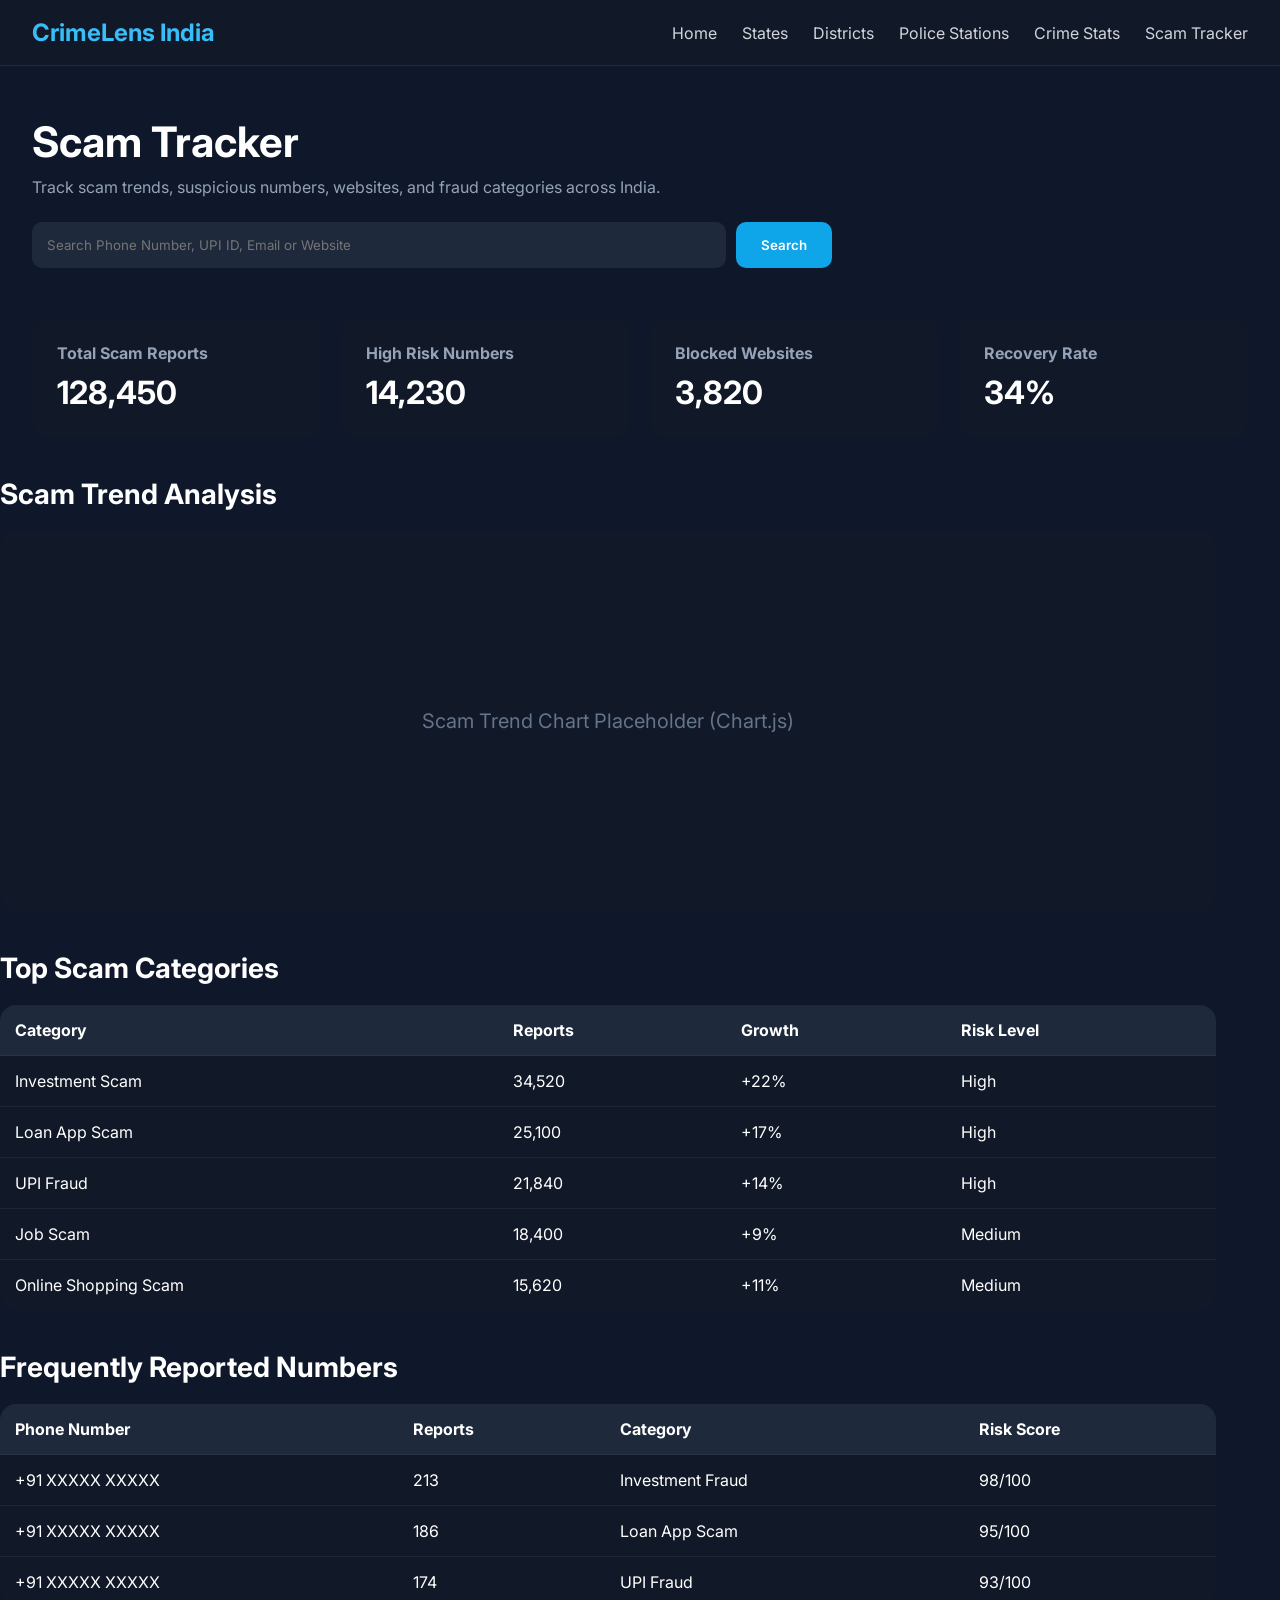
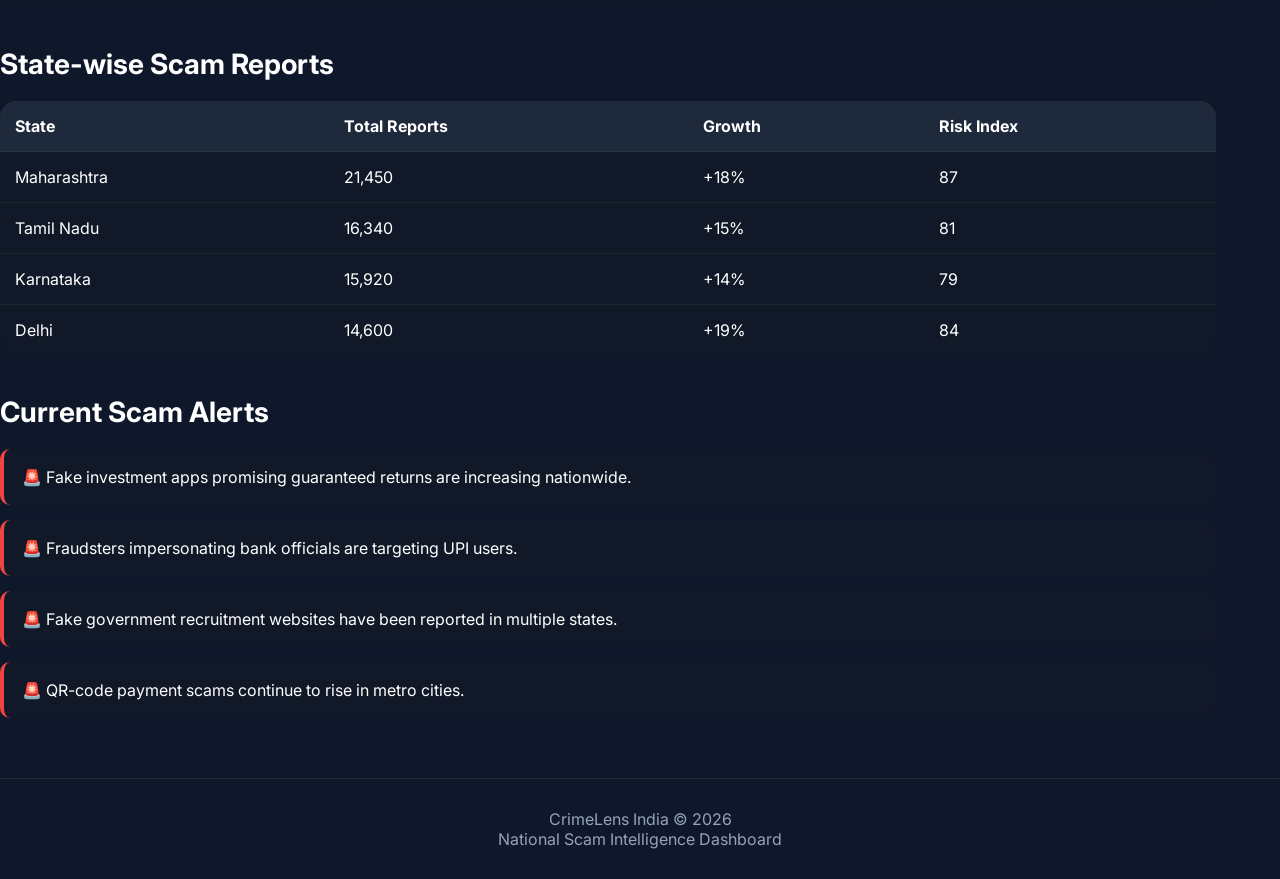
<file: scam-tracker.html>
<!DOCTYPE html>
<html lang="en">
<head>
<meta charset="UTF-8">
<meta name="viewport" content="width=device-width, initial-scale=1.0">
<title>CrimeLens India - Scam Tracker</title>

<link href="https://fonts.googleapis.com/css2?family=Inter:wght@300;400;500;600;700&display=swap" rel="stylesheet">

<style>

*{
margin:0;
padding:0;
box-sizing:border-box;
font-family:'Inter',sans-serif;
}

body{
background:#0f172a;
color:white;
}

.container{
width:95%;
max-width:1400px;
margin:auto;
}

/* Navbar */

nav{
background:#111827;
padding:18px 0;
border-bottom:1px solid rgba(255,255,255,0.08);
}

.nav-wrapper{
display:flex;
justify-content:space-between;
align-items:center;
}

.logo{
font-size:24px;
font-weight:700;
color:#38bdf8;
}

.nav-links{
display:flex;
gap:25px;
}

.nav-links a{
text-decoration:none;
color:#d1d5db;
}

/* Header */

.header{
padding:50px 0;
}

.header h1{
font-size:42px;
margin-bottom:10px;
}

.header p{
color:#94a3b8;
}

/* Search */

.search-box{
display:flex;
gap:10px;
margin-top:25px;
max-width:800px;
}

.search-box input{
flex:1;
padding:15px;
border:none;
border-radius:10px;
background:#1e293b;
color:white;
}

.search-box button{
padding:15px 25px;
border:none;
border-radius:10px;
background:#0ea5e9;
color:white;
cursor:pointer;
font-weight:600;
}

/* KPI Cards */

.grid{
display:grid;
grid-template-columns:repeat(auto-fit,minmax(220px,1fr));
gap:20px;
margin-bottom:40px;
}

.card{
background:#111827;
padding:25px;
border-radius:16px;
}

.card h4{
color:#94a3b8;
margin-bottom:10px;
}

.card h2{
font-size:32px;
}

/* Section */

.section{
margin:40px 0;
}

.section-title{
font-size:28px;
margin-bottom:20px;
}

/* Chart */

.chart{
height:380px;
background:#111827;
border-radius:16px;
display:flex;
justify-content:center;
align-items:center;
color:#64748b;
font-size:20px;
}

/* Table */

table{
width:100%;
border-collapse:collapse;
background:#111827;
border-radius:16px;
overflow:hidden;
}

th{
background:#1e293b;
padding:15px;
text-align:left;
}

td{
padding:15px;
border-top:1px solid rgba(255,255,255,0.05);
}

tr:hover{
background:#1e293b;
}

/* Alerts */

.alerts{
display:grid;
gap:15px;
}

.alert{
background:#111827;
padding:18px;
border-left:4px solid #ef4444;
border-radius:10px;
}

/* Footer */

footer{
margin-top:60px;
padding:30px;
text-align:center;
color:#94a3b8;
border-top:1px solid rgba(255,255,255,0.08);
}

@media(max-width:768px){

.nav-links{
display:none;
}

.header h1{
font-size:32px;
}

.search-box{
flex-direction:column;
}

}

</style>
</head>

<body>

<!-- Navbar -->

<nav>

<div class="container nav-wrapper">

<div class="logo">
CrimeLens India
</div>

<div class="nav-links">
<a href="index.html">Home</a>
<a href="states.html">States</a>
<a href="districts.html">Districts</a>
<a href="police-stations.html">Police Stations</a>
<a href="crime-stats.html">Crime Stats</a>
<a href="scam-tracker.html">Scam Tracker</a>
</div>

</div>

</nav>

<!-- Header -->

<section class="container header">

<h1>Scam Tracker</h1>

<p>
Track scam trends, suspicious numbers, websites, and fraud categories across India.
</p>

<div class="search-box">
<input type="text" placeholder="Search Phone Number, UPI ID, Email or Website">
<button>Search</button>
</div>

</section>

<!-- KPI Cards -->

<section class="container">

<div class="grid">

<div class="card">
<h4>Total Scam Reports</h4>
<h2>128,450</h2>
</div>

<div class="card">
<h4>High Risk Numbers</h4>
<h2>14,230</h2>
</div>

<div class="card">
<h4>Blocked Websites</h4>
<h2>3,820</h2>
</div>

<div class="card">
<h4>Recovery Rate</h4>
<h2>34%</h2>
</div>

</div>

</section>

<!-- Scam Trend -->

<section class="container section">

<h2 class="section-title">
Scam Trend Analysis
</h2>

<div class="chart">
Scam Trend Chart Placeholder (Chart.js)
</div>

</section>

<!-- Scam Categories -->

<section class="container section">

<h2 class="section-title">
Top Scam Categories
</h2>

<table>

<thead>
<tr>
<th>Category</th>
<th>Reports</th>
<th>Growth</th>
<th>Risk Level</th>
</tr>
</thead>

<tbody>

<tr>
<td>Investment Scam</td>
<td>34,520</td>
<td>+22%</td>
<td>High</td>
</tr>

<tr>
<td>Loan App Scam</td>
<td>25,100</td>
<td>+17%</td>
<td>High</td>
</tr>

<tr>
<td>UPI Fraud</td>
<td>21,840</td>
<td>+14%</td>
<td>High</td>
</tr>

<tr>
<td>Job Scam</td>
<td>18,400</td>
<td>+9%</td>
<td>Medium</td>
</tr>

<tr>
<td>Online Shopping Scam</td>
<td>15,620</td>
<td>+11%</td>
<td>Medium</td>
</tr>

</tbody>

</table>

</section>

<!-- Risky Numbers -->

<section class="container section">

<h2 class="section-title">
Frequently Reported Numbers
</h2>

<table>

<thead>
<tr>
<th>Phone Number</th>
<th>Reports</th>
<th>Category</th>
<th>Risk Score</th>
</tr>
</thead>

<tbody>

<tr>
<td>+91 XXXXX XXXXX</td>
<td>213</td>
<td>Investment Fraud</td>
<td>98/100</td>
</tr>

<tr>
<td>+91 XXXXX XXXXX</td>
<td>186</td>
<td>Loan App Scam</td>
<td>95/100</td>
</tr>

<tr>
<td>+91 XXXXX XXXXX</td>
<td>174</td>
<td>UPI Fraud</td>
<td>93/100</td>
</tr>

</tbody>

</table>

</section>

<!-- Scam States -->

<section class="container section">

<h2 class="section-title">
State-wise Scam Reports
</h2>

<table>

<thead>
<tr>
<th>State</th>
<th>Total Reports</th>
<th>Growth</th>
<th>Risk Index</th>
</tr>
</thead>

<tbody>

<tr>
<td>Maharashtra</td>
<td>21,450</td>
<td>+18%</td>
<td>87</td>
</tr>

<tr>
<td>Tamil Nadu</td>
<td>16,340</td>
<td>+15%</td>
<td>81</td>
</tr>

<tr>
<td>Karnataka</td>
<td>15,920</td>
<td>+14%</td>
<td>79</td>
</tr>

<tr>
<td>Delhi</td>
<td>14,600</td>
<td>+19%</td>
<td>84</td>
</tr>

</tbody>

</table>

</section>

<!-- Alerts -->

<section class="container section">

<h2 class="section-title">
Current Scam Alerts
</h2>

<div class="alerts">

<div class="alert">
🚨 Fake investment apps promising guaranteed returns are increasing nationwide.
</div>

<div class="alert">
🚨 Fraudsters impersonating bank officials are targeting UPI users.
</div>

<div class="alert">
🚨 Fake government recruitment websites have been reported in multiple states.
</div>

<div class="alert">
🚨 QR-code payment scams continue to rise in metro cities.
</div>

</div>

</section>

<!-- Footer -->

<footer>

CrimeLens India © 2026<br>
National Scam Intelligence Dashboard

</footer>

</body>
</html>
</file>
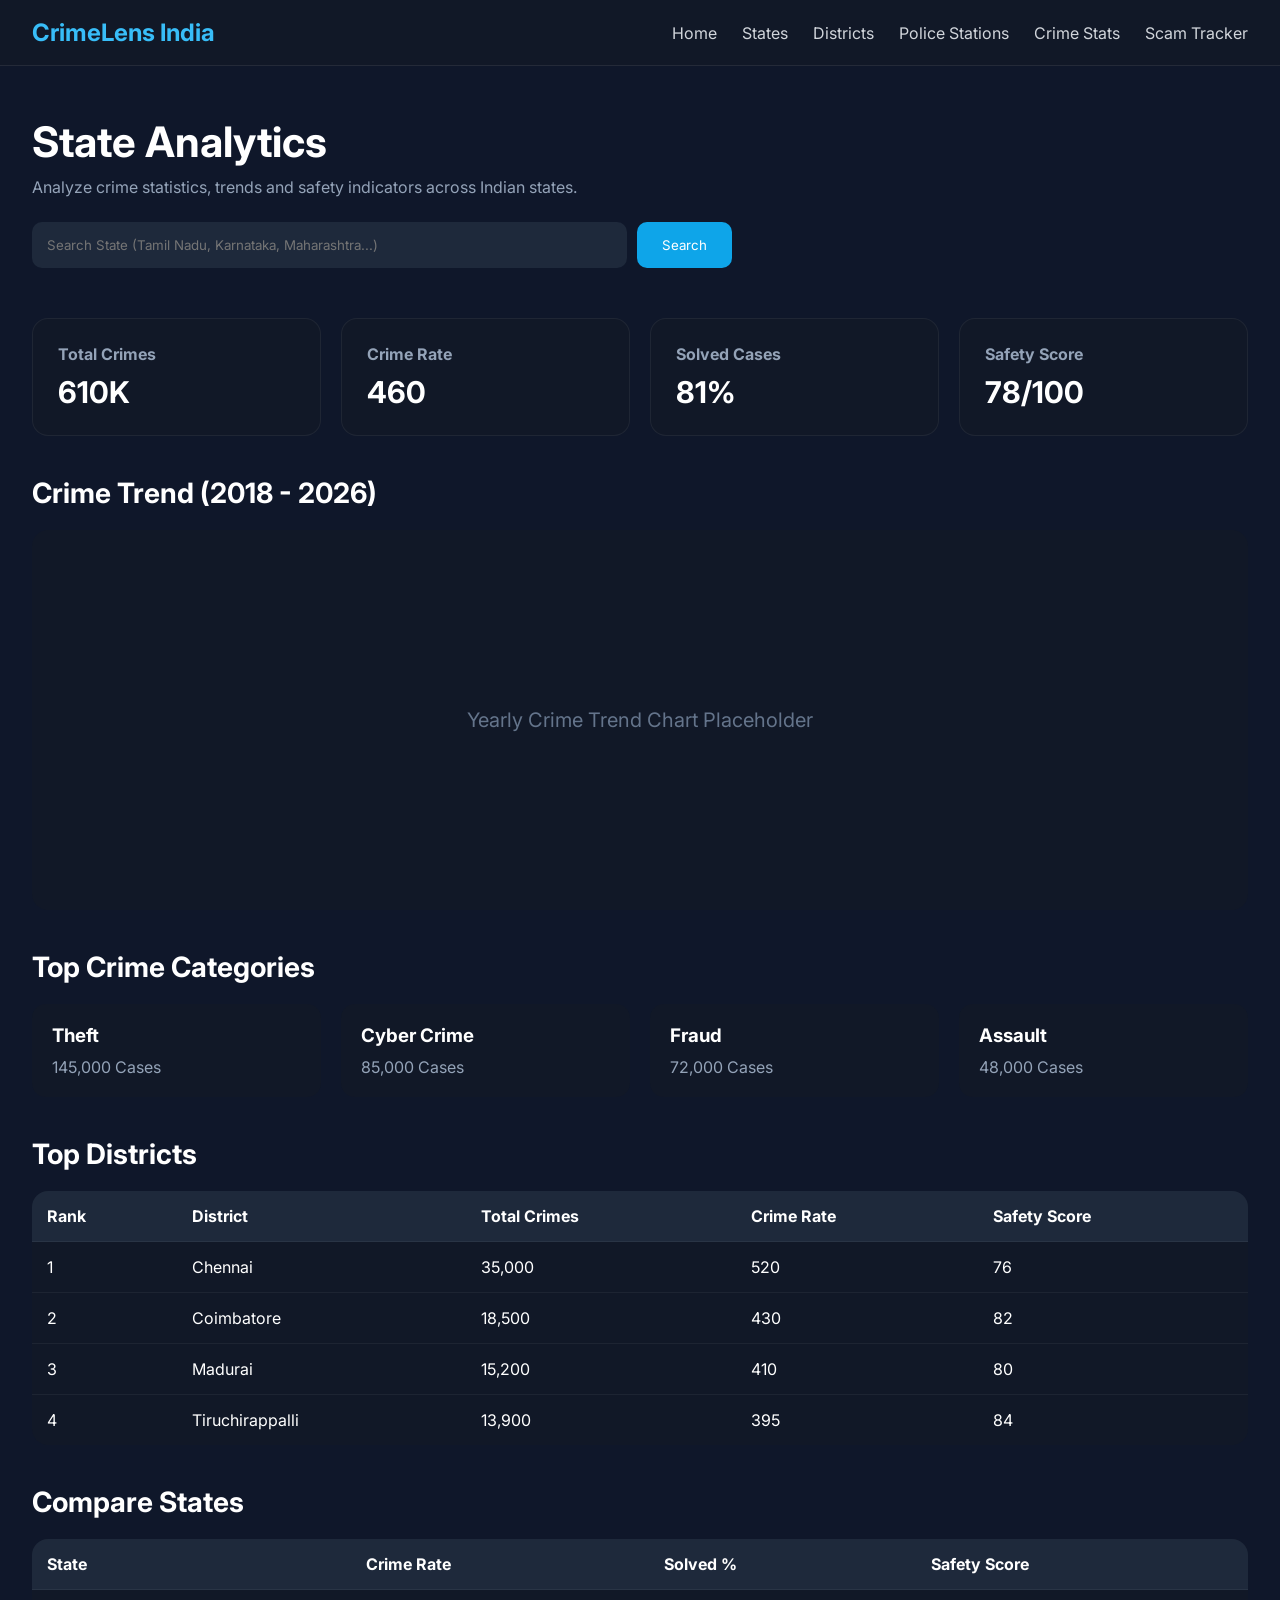
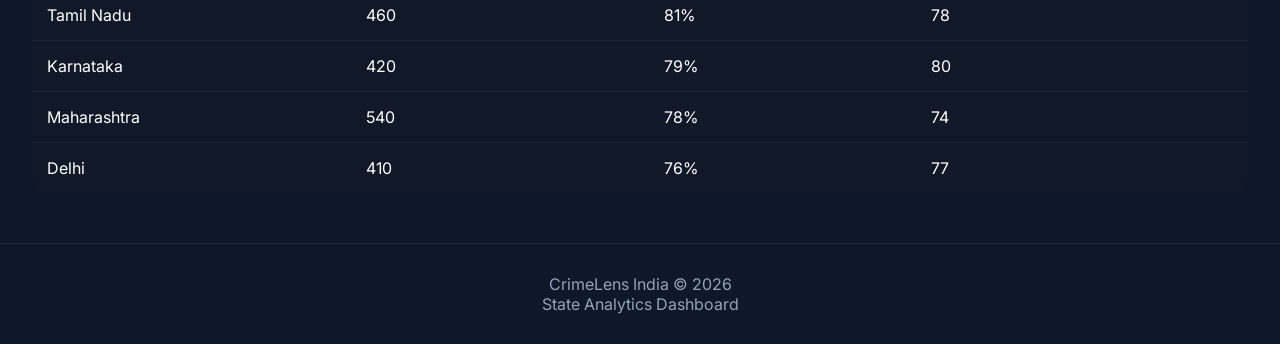
<file: states.html>
<!DOCTYPE html>
<html lang="en">
<head>
<meta charset="UTF-8">
<meta name="viewport" content="width=device-width, initial-scale=1.0">
<title>CrimeLens India - State Analytics</title>

<link href="https://fonts.googleapis.com/css2?family=Inter:wght@300;400;500;600;700&display=swap" rel="stylesheet">

<style>
*{
margin:0;
padding:0;
box-sizing:border-box;
font-family:'Inter',sans-serif;
}

body{
background:#0f172a;
color:white;
}

.container{
width:95%;
max-width:1400px;
margin:auto;
}

a{
text-decoration:none;
color:white;
}

/* Navbar */
nav{
background:#111827;
padding:18px 0;
border-bottom:1px solid rgba(255,255,255,0.08);
}

.nav-wrapper{
display:flex;
justify-content:space-between;
align-items:center;
}

.logo{
font-size:24px;
font-weight:700;
color:#38bdf8;
}

.nav-links{
display:flex;
gap:25px;
}

.nav-links a{
color:#d1d5db;
}

/* Header */
.page-header{
padding:50px 0;
}

.page-header h1{
font-size:42px;
margin-bottom:10px;
}

.page-header p{
color:#94a3b8;
}

/* Search */
.search-box{
margin-top:25px;
display:flex;
gap:10px;
max-width:700px;
}

.search-box input{
flex:1;
padding:15px;
border:none;
border-radius:10px;
background:#1e293b;
color:white;
}

.search-box button{
padding:15px 25px;
background:#0ea5e9;
border:none;
border-radius:10px;
color:white;
cursor:pointer;
}

/* Cards */
.grid{
display:grid;
grid-template-columns:repeat(auto-fit,minmax(220px,1fr));
gap:20px;
margin-bottom:40px;
}

.card{
background:#111827;
padding:25px;
border-radius:16px;
border:1px solid rgba(255,255,255,0.06);
}

.card h4{
color:#94a3b8;
margin-bottom:10px;
}

.card h2{
font-size:30px;
}

/* Sections */
.section{
margin-top:40px;
margin-bottom:40px;
}

.section-title{
font-size:28px;
margin-bottom:20px;
}

/* Chart Placeholder */
.chart{
height:380px;
background:#111827;
border-radius:16px;
display:flex;
align-items:center;
justify-content:center;
color:#64748b;
font-size:20px;
}

/* Table */
table{
width:100%;
border-collapse:collapse;
background:#111827;
overflow:hidden;
border-radius:16px;
}

th{
background:#1e293b;
padding:15px;
text-align:left;
}

td{
padding:15px;
border-top:1px solid rgba(255,255,255,0.05);
}

tr:hover{
background:#1e293b;
}

/* Crime Categories */
.categories{
display:grid;
grid-template-columns:repeat(auto-fit,minmax(220px,1fr));
gap:20px;
}

.category-card{
background:#111827;
padding:20px;
border-radius:14px;
}

.category-card h3{
margin-bottom:10px;
}

.category-card p{
color:#94a3b8;
}

/* Footer */
footer{
padding:30px;
text-align:center;
color:#94a3b8;
border-top:1px solid rgba(255,255,255,0.08);
margin-top:50px;
}

@media(max-width:768px){

.nav-links{
display:none;
}

.page-header h1{
font-size:32px;
}

.search-box{
flex-direction:column;
}

}
</style>

</head>
<body>

<!-- Navbar -->

<nav>
<div class="container nav-wrapper">

<div class="logo">
CrimeLens India
</div>

<div class="nav-links">
<a href="index.html">Home</a>
<a href="states.html">States</a>
<a href="districts.html">Districts</a>
<a href="police-stations.html">Police Stations</a>
<a href="crime-stats.html">Crime Stats</a>
<a href="scam-tracker.html">Scam Tracker</a>
</div>

</div>
</nav>

<!-- Header -->

<section class="container page-header">

<h1>State Analytics</h1>

<p>
Analyze crime statistics, trends and safety indicators across Indian states.
</p>

<div class="search-box">
<input type="text" placeholder="Search State (Tamil Nadu, Karnataka, Maharashtra...)">
<button>Search</button>
</div>

</section>

<!-- State Overview -->

<section class="container">

<div class="grid">

<div class="card">
<h4>Total Crimes</h4>
<h2>610K</h2>
</div>

<div class="card">
<h4>Crime Rate</h4>
<h2>460</h2>
</div>

<div class="card">
<h4>Solved Cases</h4>
<h2>81%</h2>
</div>

<div class="card">
<h4>Safety Score</h4>
<h2>78/100</h2>
</div>

</div>

</section>

<!-- Trend Chart -->

<section class="container section">

<h2 class="section-title">
Crime Trend (2018 - 2026)
</h2>

<div class="chart">
Yearly Crime Trend Chart Placeholder
</div>

</section>

<!-- Top Crime Categories -->

<section class="container section">

<h2 class="section-title">
Top Crime Categories
</h2>

<div class="categories">

<div class="category-card">
<h3>Theft</h3>
<p>145,000 Cases</p>
</div>

<div class="category-card">
<h3>Cyber Crime</h3>
<p>85,000 Cases</p>
</div>

<div class="category-card">
<h3>Fraud</h3>
<p>72,000 Cases</p>
</div>

<div class="category-card">
<h3>Assault</h3>
<p>48,000 Cases</p>
</div>

</div>

</section>

<!-- District Rankings -->

<section class="container section">

<h2 class="section-title">
Top Districts
</h2>

<table>

<thead>
<tr>
<th>Rank</th>
<th>District</th>
<th>Total Crimes</th>
<th>Crime Rate</th>
<th>Safety Score</th>
</tr>
</thead>

<tbody>

<tr>
<td>1</td>
<td>Chennai</td>
<td>35,000</td>
<td>520</td>
<td>76</td>
</tr>

<tr>
<td>2</td>
<td>Coimbatore</td>
<td>18,500</td>
<td>430</td>
<td>82</td>
</tr>

<tr>
<td>3</td>
<td>Madurai</td>
<td>15,200</td>
<td>410</td>
<td>80</td>
</tr>

<tr>
<td>4</td>
<td>Tiruchirappalli</td>
<td>13,900</td>
<td>395</td>
<td>84</td>
</tr>

</tbody>

</table>

</section>

<!-- State Comparison -->

<section class="container section">

<h2 class="section-title">
Compare States
</h2>

<table>

<thead>
<tr>
<th>State</th>
<th>Crime Rate</th>
<th>Solved %</th>
<th>Safety Score</th>
</tr>
</thead>

<tbody>

<tr>
<td>Tamil Nadu</td>
<td>460</td>
<td>81%</td>
<td>78</td>
</tr>

<tr>
<td>Karnataka</td>
<td>420</td>
<td>79%</td>
<td>80</td>
</tr>

<tr>
<td>Maharashtra</td>
<td>540</td>
<td>78%</td>
<td>74</td>
</tr>

<tr>
<td>Delhi</td>
<td>410</td>
<td>76%</td>
<td>77</td>
</tr>

</tbody>

</table>

</section>

<footer>

CrimeLens India © 2026<br>
State Analytics Dashboard

</footer>

</body>
</html>
</file>
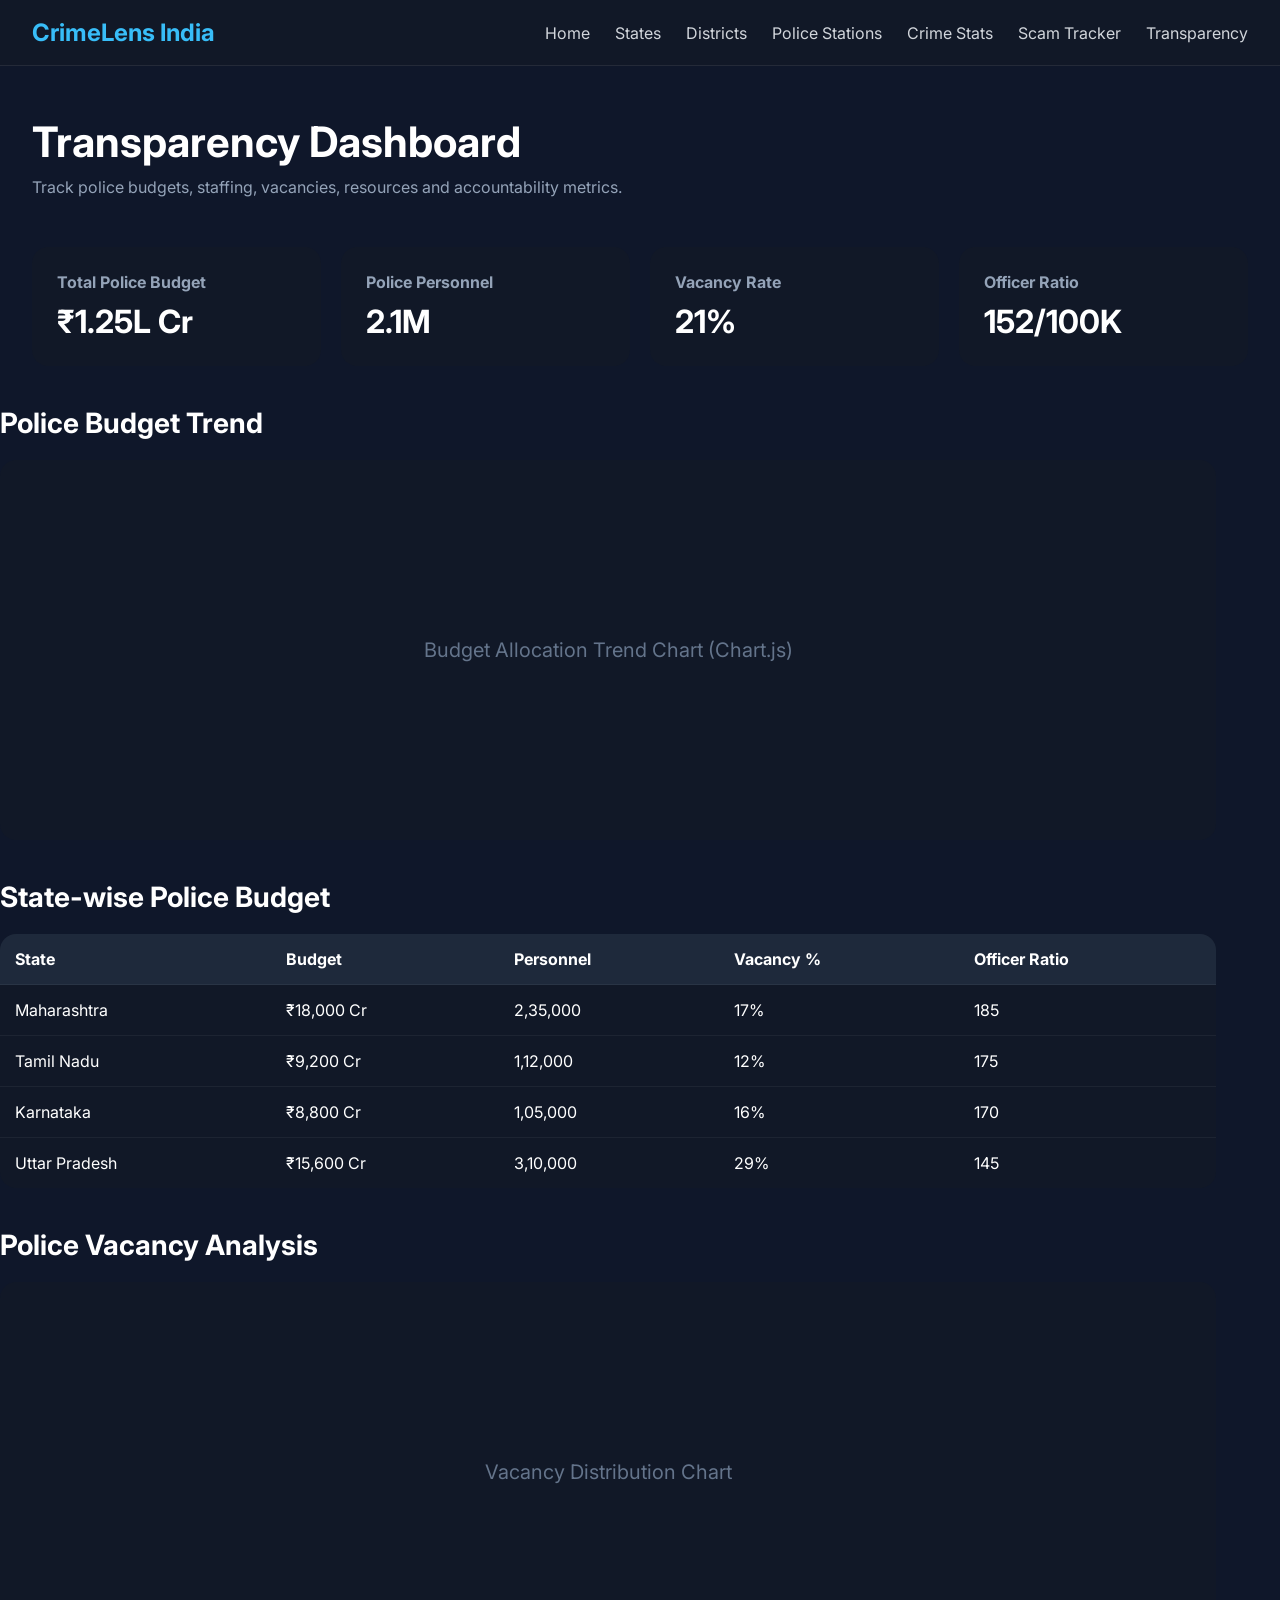
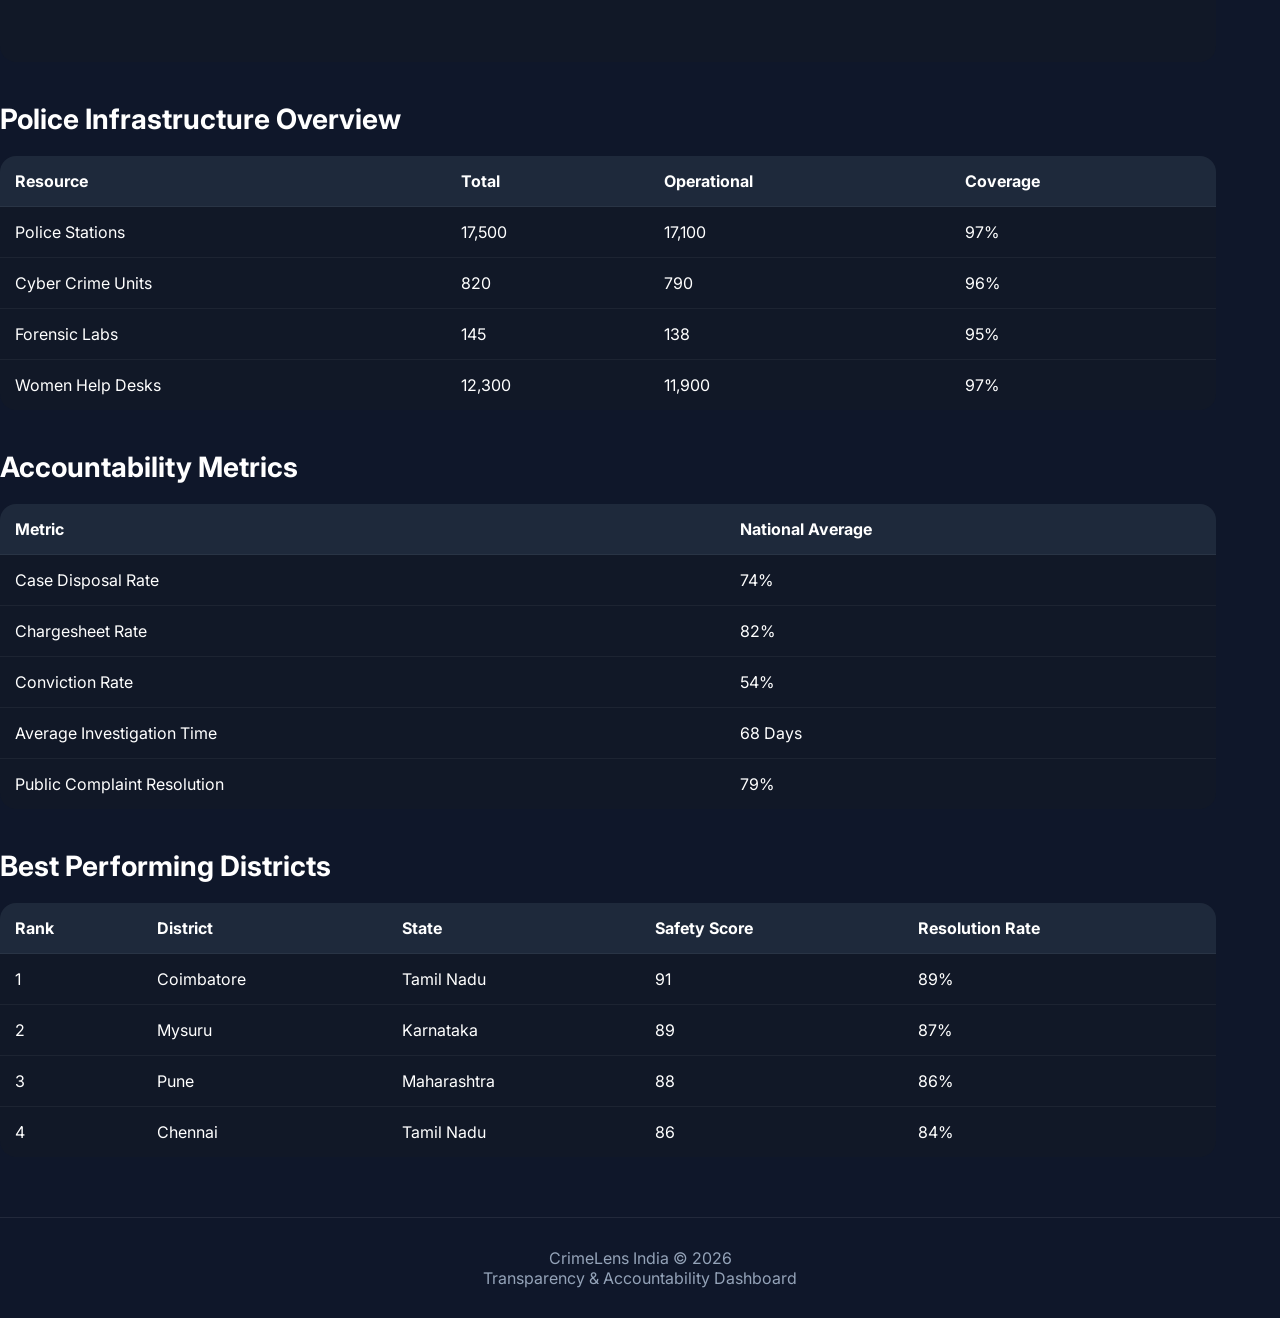
<file: transparency.html>
<!DOCTYPE html>
<html lang="en">
<head>
<meta charset="UTF-8">
<meta name="viewport" content="width=device-width, initial-scale=1.0">
<title>CrimeLens India - Transparency Dashboard</title>

<link href="https://fonts.googleapis.com/css2?family=Inter:wght@300;400;500;600;700&display=swap" rel="stylesheet">

<style>

*{
margin:0;
padding:0;
box-sizing:border-box;
font-family:'Inter',sans-serif;
}

body{
background:#0f172a;
color:white;
}

.container{
width:95%;
max-width:1400px;
margin:auto;
}

nav{
background:#111827;
padding:18px 0;
border-bottom:1px solid rgba(255,255,255,0.08);
}

.nav-wrapper{
display:flex;
justify-content:space-between;
align-items:center;
}

.logo{
font-size:24px;
font-weight:700;
color:#38bdf8;
}

.nav-links{
display:flex;
gap:25px;
}

.nav-links a{
text-decoration:none;
color:#d1d5db;
}

.header{
padding:50px 0;
}

.header h1{
font-size:42px;
margin-bottom:10px;
}

.header p{
color:#94a3b8;
}

/* Cards */

.grid{
display:grid;
grid-template-columns:repeat(auto-fit,minmax(220px,1fr));
gap:20px;
margin-bottom:40px;
}

.card{
background:#111827;
padding:25px;
border-radius:16px;
}

.card h4{
color:#94a3b8;
margin-bottom:10px;
}

.card h2{
font-size:32px;
}

/* Sections */

.section{
margin:40px 0;
}

.section-title{
font-size:28px;
margin-bottom:20px;
}

/* Chart */

.chart{
height:380px;
background:#111827;
border-radius:16px;
display:flex;
justify-content:center;
align-items:center;
color:#64748b;
font-size:20px;
}

/* Tables */

table{
width:100%;
border-collapse:collapse;
background:#111827;
border-radius:16px;
overflow:hidden;
}

th{
background:#1e293b;
padding:15px;
text-align:left;
}

td{
padding:15px;
border-top:1px solid rgba(255,255,255,0.05);
}

tr:hover{
background:#1e293b;
}

/* Footer */

footer{
margin-top:60px;
padding:30px;
text-align:center;
color:#94a3b8;
border-top:1px solid rgba(255,255,255,0.08);
}

@media(max-width:768px){

.nav-links{
display:none;
}

.header h1{
font-size:32px;
}

}

</style>
</head>
<body>

<!-- Navbar -->

<nav>

<div class="container nav-wrapper">

<div class="logo">
CrimeLens India
</div>

<div class="nav-links">
<a href="index.html">Home</a>
<a href="states.html">States</a>
<a href="districts.html">Districts</a>
<a href="police-stations.html">Police Stations</a>
<a href="crime-stats.html">Crime Stats</a>
<a href="scam-tracker.html">Scam Tracker</a>
<a href="transparency.html">Transparency</a>
</div>

</div>

</nav>

<!-- Header -->

<section class="container header">

<h1>Transparency Dashboard</h1>

<p>
Track police budgets, staffing, vacancies, resources and accountability metrics.
</p>

</section>

<!-- KPI Cards -->

<section class="container">

<div class="grid">

<div class="card">
<h4>Total Police Budget</h4>
<h2>₹1.25L Cr</h2>
</div>

<div class="card">
<h4>Police Personnel</h4>
<h2>2.1M</h2>
</div>

<div class="card">
<h4>Vacancy Rate</h4>
<h2>21%</h2>
</div>

<div class="card">
<h4>Officer Ratio</h4>
<h2>152/100K</h2>
</div>

</div>

</section>

<!-- Budget Trend -->

<section class="container section">

<h2 class="section-title">
Police Budget Trend
</h2>

<div class="chart">
Budget Allocation Trend Chart (Chart.js)
</div>

</section>

<!-- State Budget Comparison -->

<section class="container section">

<h2 class="section-title">
State-wise Police Budget
</h2>

<table>

<thead>
<tr>
<th>State</th>
<th>Budget</th>
<th>Personnel</th>
<th>Vacancy %</th>
<th>Officer Ratio</th>
</tr>
</thead>

<tbody>

<tr>
<td>Maharashtra</td>
<td>₹18,000 Cr</td>
<td>2,35,000</td>
<td>17%</td>
<td>185</td>
</tr>

<tr>
<td>Tamil Nadu</td>
<td>₹9,200 Cr</td>
<td>1,12,000</td>
<td>12%</td>
<td>175</td>
</tr>

<tr>
<td>Karnataka</td>
<td>₹8,800 Cr</td>
<td>1,05,000</td>
<td>16%</td>
<td>170</td>
</tr>

<tr>
<td>Uttar Pradesh</td>
<td>₹15,600 Cr</td>
<td>3,10,000</td>
<td>29%</td>
<td>145</td>
</tr>

</tbody>

</table>

</section>

<!-- Vacancy Analysis -->

<section class="container section">

<h2 class="section-title">
Police Vacancy Analysis
</h2>

<div class="chart">
Vacancy Distribution Chart
</div>

</section>

<!-- Resources -->

<section class="container section">

<h2 class="section-title">
Police Infrastructure Overview
</h2>

<table>

<thead>
<tr>
<th>Resource</th>
<th>Total</th>
<th>Operational</th>
<th>Coverage</th>
</tr>
</thead>

<tbody>

<tr>
<td>Police Stations</td>
<td>17,500</td>
<td>17,100</td>
<td>97%</td>
</tr>

<tr>
<td>Cyber Crime Units</td>
<td>820</td>
<td>790</td>
<td>96%</td>
</tr>

<tr>
<td>Forensic Labs</td>
<td>145</td>
<td>138</td>
<td>95%</td>
</tr>

<tr>
<td>Women Help Desks</td>
<td>12,300</td>
<td>11,900</td>
<td>97%</td>
</tr>

</tbody>

</table>

</section>

<!-- Accountability Metrics -->

<section class="container section">

<h2 class="section-title">
Accountability Metrics
</h2>

<table>

<thead>
<tr>
<th>Metric</th>
<th>National Average</th>
</tr>
</thead>

<tbody>

<tr>
<td>Case Disposal Rate</td>
<td>74%</td>
</tr>

<tr>
<td>Chargesheet Rate</td>
<td>82%</td>
</tr>

<tr>
<td>Conviction Rate</td>
<td>54%</td>
</tr>

<tr>
<td>Average Investigation Time</td>
<td>68 Days</td>
</tr>

<tr>
<td>Public Complaint Resolution</td>
<td>79%</td>
</tr>

</tbody>

</table>

</section>

<!-- District Ranking -->

<section class="container section">

<h2 class="section-title">
Best Performing Districts
</h2>

<table>

<thead>
<tr>
<th>Rank</th>
<th>District</th>
<th>State</th>
<th>Safety Score</th>
<th>Resolution Rate</th>
</tr>
</thead>

<tbody>

<tr>
<td>1</td>
<td>Coimbatore</td>
<td>Tamil Nadu</td>
<td>91</td>
<td>89%</td>
</tr>

<tr>
<td>2</td>
<td>Mysuru</td>
<td>Karnataka</td>
<td>89</td>
<td>87%</td>
</tr>

<tr>
<td>3</td>
<td>Pune</td>
<td>Maharashtra</td>
<td>88</td>
<td>86%</td>
</tr>

<tr>
<td>4</td>
<td>Chennai</td>
<td>Tamil Nadu</td>
<td>86</td>
<td>84%</td>
</tr>

</tbody>

</table>

</section>

<footer>

CrimeLens India © 2026<br>
Transparency & Accountability Dashboard

</footer>

</body>
</html>
</file>
